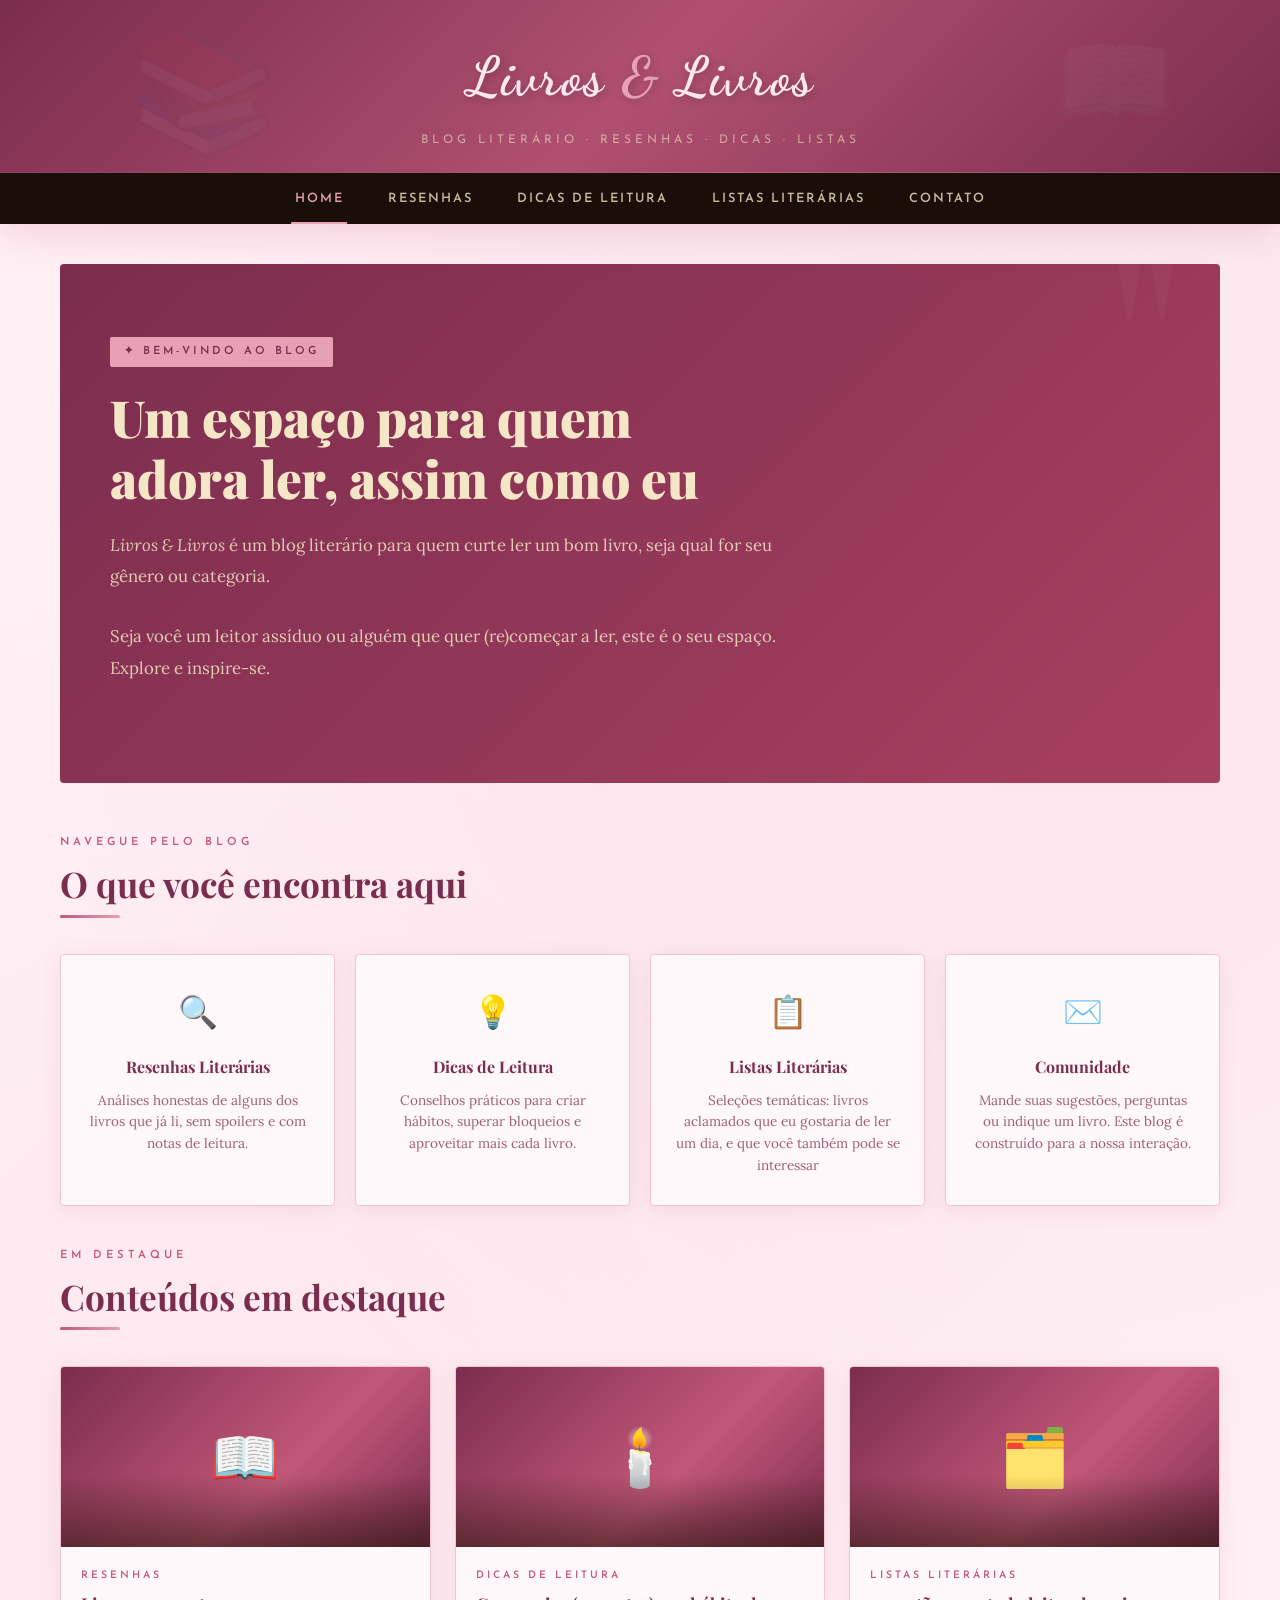
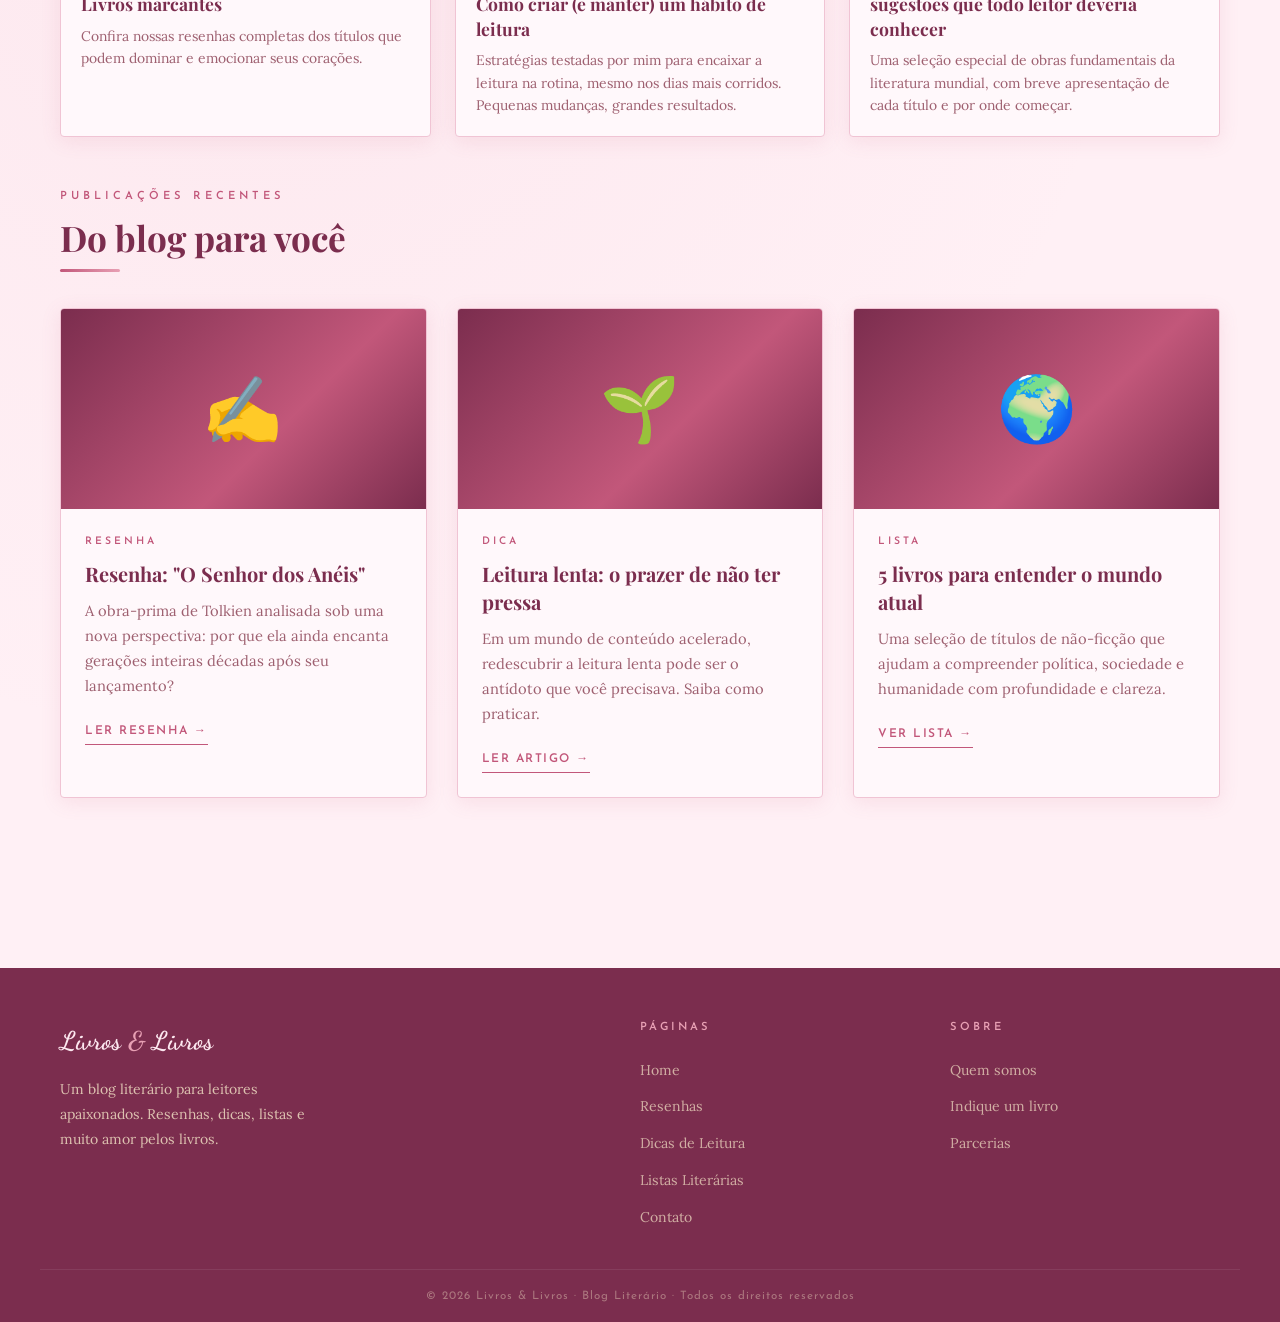
<file: index.html>
<!DOCTYPE html>
<html lang="pt-BR">
<head>
  <meta charset="UTF-8">
  <meta name="viewport" content="width=device-width, initial-scale=1.0">
  <title>Livros & Livros — Blog Literário</title>
  <link rel="stylesheet" href="styles.css">
</head>
<body>

  <header>
    <div class="header-top">
      <div class="site-title">Livros <span>&</span> Livros</div>
      <div class="site-tagline">Blog Literário · Resenhas · Dicas · Listas</div>
    </div>
    <nav>
      <ul>
        <li><a href="index.html" class="ativo">Home</a></li>
        <li><a href="resenhas.html">Resenhas</a></li>
        <li><a href="dicas.html">Dicas de Leitura</a></li>
        <li><a href="listas.html">Listas Literárias</a></li>
        <li><a href="contato.html">Contato</a></li>
      </ul>
    </nav>
  </header>

  <main>

    <!-- HERO -->
    <section class="hero">
      <div class="hero-badge">✦ Bem-vindo ao Blog</div>
      <h1>Um espaço para quem<br>adora ler, assim como eu</h1>
      <p>
        <em>Livros & Livros</em> é um blog literário para quem curte ler um bom livro, seja qual for seu gênero ou categoria. 
      </p>
      <p>
        Seja você um leitor assíduo ou alguém que quer (re)começar a ler, este é o seu espaço.
        Explore e inspire-se.
      </p>
    </section>

    <!-- O QUE VOCÊ ENCONTRA AQUI -->
    <section class="mb-40">
      <div class="section-label">Navegue pelo blog</div>
      <h2 class="section-title">O que você encontra aqui</h2>
      <div class="section-divider"></div>
      <div class="info-cards">
        <div class="info-card">
          <span class="icone">🔍</span>
          <h4>Resenhas Literárias</h4>
          <p>Análises honestas de alguns dos livros que já li, sem spoilers e com notas de leitura.</p>
        </div>
        <div class="info-card">
          <span class="icone">💡</span>
          <h4>Dicas de Leitura</h4>
          <p>Conselhos práticos para criar hábitos, superar bloqueios e aproveitar mais cada livro.</p>
        </div>
        <div class="info-card">
          <span class="icone">📋</span>
          <h4>Listas Literárias</h4>
          <p>Seleções temáticas: livros aclamados que eu gostaria de ler um dia, e que você também pode se interessar</p>
        </div>
        <div class="info-card">
          <span class="icone">✉️</span>
          <h4>Comunidade</h4>
          <p>Mande suas sugestões, perguntas ou indique um livro. Este blog é construído para a nossa interação.</p>
        </div>
      </div>
    </section>

    <!-- DESTAQUES -->
    <section class="mb-40">
      <div class="section-label">Em destaque</div>
      <h2 class="section-title">Conteúdos em destaque</h2>
      <div class="section-divider"></div>

      <div class="destaques-grid">

        <!-- Destaque 1 → Resenhas -->
        <a href="resenhas.html" class="destaque-card">
          <div class="destaque-img">📖</div>
          <div class="destaque-body">
            <span class="card-tag">Resenhas</span>
            <h3>Livros marcantes</h3>
            <p>Confira nossas resenhas completas dos títulos que podem dominar e emocionar seus corações.</p>
          </div>
        </a>

        <!-- Destaque 2 → Dicas -->
        <a href="dicas.html" class="destaque-card">
          <div class="destaque-img">🕯️</div>
          <div class="destaque-body">
            <span class="card-tag">Dicas de Leitura</span>
            <h3>Como criar (e manter) um hábito de leitura</h3>
            <p>Estratégias testadas por mim para encaixar a leitura na rotina, mesmo nos dias mais corridos. Pequenas mudanças, grandes resultados.</p>
          </div>
        </a>

        <!-- Destaque 3 → Listas -->
        <a href="listas.html" class="destaque-card">
          <div class="destaque-img">🗂️</div>
          <div class="destaque-body">
            <span class="card-tag">Listas Literárias</span>
            <h3>sugestões que todo leitor deveria conhecer</h3>
            <p>Uma seleção especial de obras fundamentais da literatura mundial, com breve apresentação de cada título e por onde começar.</p>
          </div>
        </a>

      </div>
    </section>

    <!-- ÚLTIMAS PUBLICAÇÕES -->
    <section>
      <div class="section-label">Publicações recentes</div>
      <h2 class="section-title">Do blog para você</h2>
      <div class="section-divider"></div>
      <div class="cards-grid">

        <div class="card">
          <div class="card-img-placeholder">✍️</div>
          <div class="card-body">
            <div class="card-tag">Resenha</div>
            <h3>Resenha: "O Senhor dos Anéis"</h3>
            <p>A obra-prima de Tolkien analisada sob uma nova perspectiva: por que ela ainda encanta gerações inteiras décadas após seu lançamento?</p>
            <a href="resenhas.html">Ler resenha →</a>
          </div>
        </div>

        <div class="card">
          <div class="card-img-placeholder">🌱</div>
          <div class="card-body">
            <div class="card-tag">Dica</div>
            <h3>Leitura lenta: o prazer de não ter pressa</h3>
            <p>Em um mundo de conteúdo acelerado, redescubrir a leitura lenta pode ser o antídoto que você precisava. Saiba como praticar.</p>
            <a href="dicas.html">Ler artigo →</a>
          </div>
        </div>

        <div class="card">
          <div class="card-img-placeholder">🌍</div>
          <div class="card-body">
            <div class="card-tag">Lista</div>
            <h3>5 livros para entender o mundo atual</h3>
            <p>Uma seleção de títulos de não-ficção que ajudam a compreender política, sociedade e humanidade com profundidade e clareza.</p>
            <a href="listas.html">Ver lista →</a>
          </div>
        </div>

      </div>
    </section>

  </main>

  <footer>
    <div class="footer-content">
      <div class="footer-brand">
        <div class="logo">Livros <span>&</span> Livros</div>
        <p>Um blog literário para leitores apaixonados. Resenhas, dicas, listas e muito amor pelos livros.</p>
      </div>
      <div class="footer-col">
        <h5>Páginas</h5>
        <ul>
          <li><a href="index.html">Home</a></li>
          <li><a href="resenhas.html">Resenhas</a></li>
          <li><a href="dicas.html">Dicas de Leitura</a></li>
          <li><a href="listas.html">Listas Literárias</a></li>
          <li><a href="contato.html">Contato</a></li>
        </ul>
      </div>
      <div class="footer-col">
        <h5>Sobre</h5>
        <ul>
          <li><a href="contato.html">Quem somos</a></li>
          <li><a href="contato.html">Indique um livro</a></li>
          <li><a href="contato.html">Parcerias</a></li>
        </ul>
      </div>
    </div>
    <div class="footer-bottom">
      © 2026 Livros & Livros · Blog Literário · Todos os direitos reservados
    </div>
  </footer>

</body>
</html>
</file>
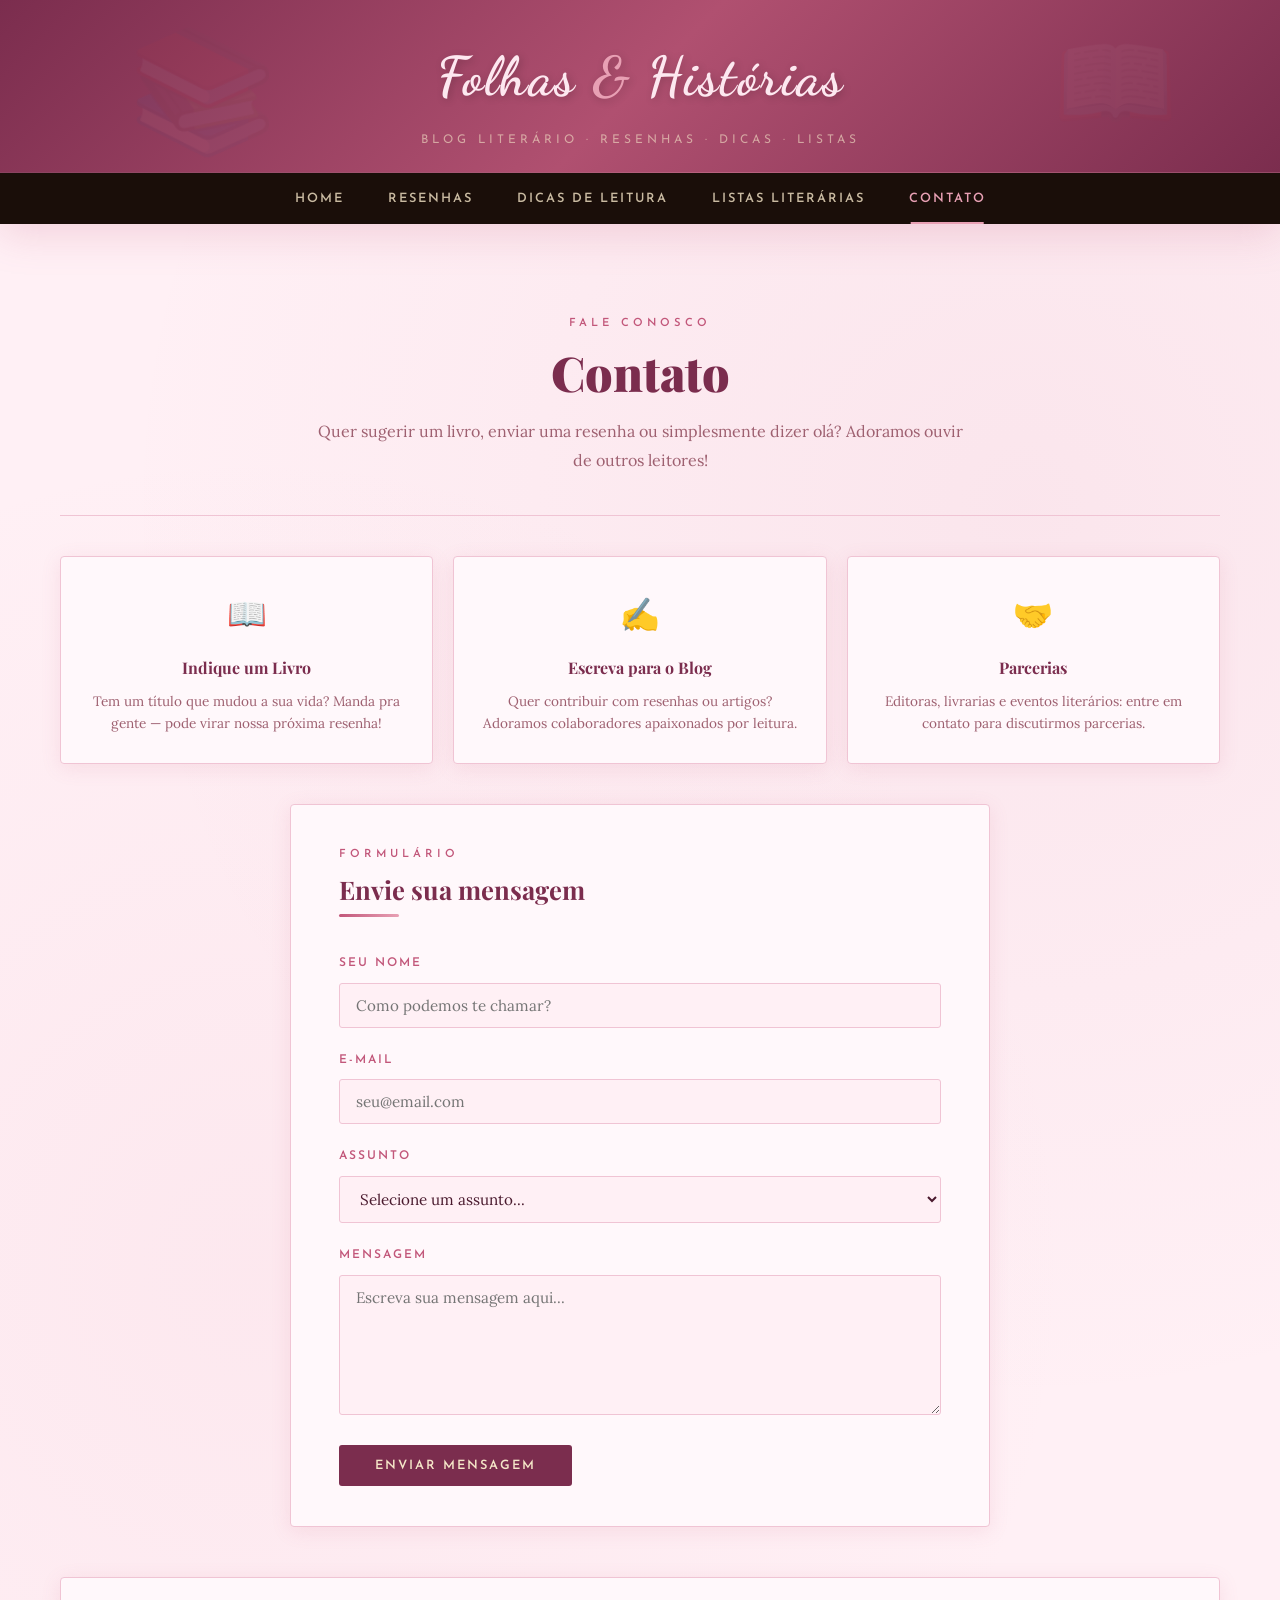
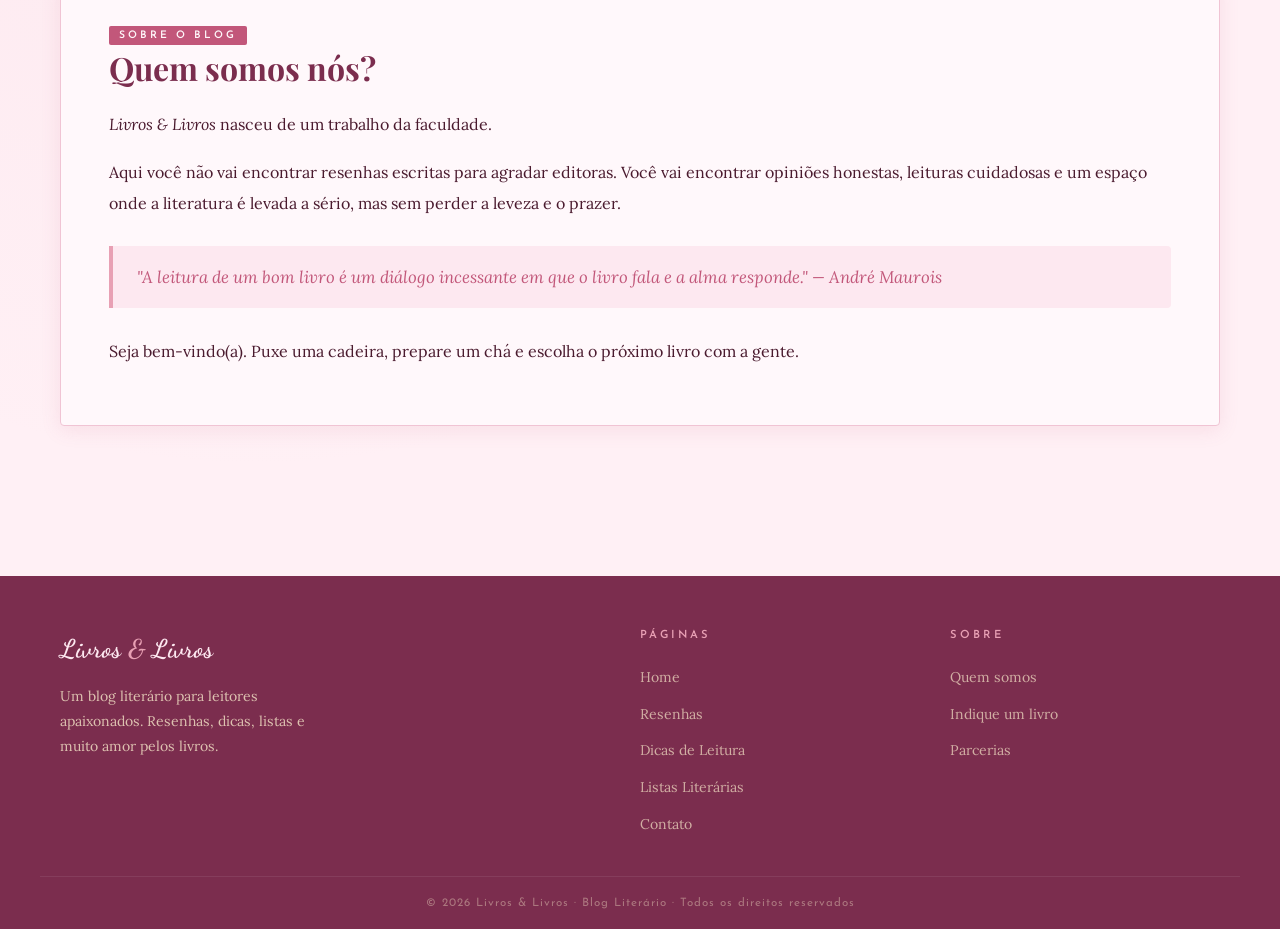
<file: contato.html>
<!DOCTYPE html>
<html lang="pt-BR">
<head>
  <meta charset="UTF-8">
  <meta name="viewport" content="width=device-width, initial-scale=1.0">
  <title>Contato — Livros & Livros</title>
  <link rel="stylesheet" href="styles.css">
</head>
<body>

  <header>
    <div class="header-top">
      <div class="site-title">Folhas <span>&</span> Histórias</div>
      <div class="site-tagline">Blog Literário · Resenhas · Dicas · Listas</div>
    </div>
    <nav>
      <ul>
        <li><a href="index.html">Home</a></li>
        <li><a href="resenhas.html">Resenhas</a></li>
        <li><a href="dicas.html">Dicas de Leitura</a></li>
        <li><a href="listas.html">Listas Literárias</a></li>
        <li><a href="contato.html" class="ativo">Contato</a></li>
      </ul>
    </nav>
  </header>

  <main>

    <div class="page-header">
      <span class="section-label">Fale conosco</span>
      <h1>Contato</h1>
      <p>Quer sugerir um livro, enviar uma resenha ou simplesmente dizer olá? Adoramos ouvir de outros leitores!</p>
    </div>

    <!-- INFO CARDS -->
    <div class="info-cards mb-40">
      <div class="info-card">
        <span class="icone">📖</span>
        <h4>Indique um Livro</h4>
        <p>Tem um título que mudou a sua vida? Manda pra gente — pode virar nossa próxima resenha!</p>
      </div>
      <div class="info-card">
        <span class="icone">✍️</span>
        <h4>Escreva para o Blog</h4>
        <p>Quer contribuir com resenhas ou artigos? Adoramos colaboradores apaixonados por leitura.</p>
      </div>
      <div class="info-card">
        <span class="icone">🤝</span>
        <h4>Parcerias</h4>
        <p>Editoras, livrarias e eventos literários: entre em contato para discutirmos parcerias.</p>
      </div>
    </div>

    <!-- FORMULÁRIO -->
    <div class="contato-form">
      <div class="section-label">Formulário</div>
      <h2 class="section-title" style="font-size:1.6rem;">Envie sua mensagem</h2>
      <div class="section-divider"></div>

      <div class="form-group">
        <label for="nome">Seu nome</label>
        <input type="text" id="nome" name="nome" placeholder="Como podemos te chamar?">
      </div>

      <div class="form-group">
        <label for="email">E-mail</label>
        <input type="email" id="email" name="email" placeholder="seu@email.com">
      </div>

      <div class="form-group">
        <label for="assunto">Assunto</label>
        <select id="assunto" name="assunto">
          <option value="">Selecione um assunto...</option>
          <option value="sugestao">Sugestão de livro</option>
          <option value="resenha">Quero escrever uma resenha</option>
          <option value="parceria">Parceria comercial</option>
          <option value="elogio">Elogio / Feedback</option>
          <option value="outro">Outro assunto</option>
        </select>
      </div>

      <div class="form-group">
        <label for="mensagem">Mensagem</label>
        <textarea id="mensagem" name="mensagem" placeholder="Escreva sua mensagem aqui..."></textarea>
      </div>

      <button type="button" class="btn">Enviar mensagem</button>
    </div>

    <!-- SOBRE O BLOG -->
    <div class="artigo" style="margin-top: 50px;">
      <span class="artigo-tag">Sobre o Blog</span>
      <h2>Quem somos nós?</h2>

      <p>
        <em>Livros & Livros</em> nasceu de um trabalho da faculdade.
      </p>

      <p>
        Aqui você não vai encontrar resenhas escritas para agradar editoras. Você vai encontrar 
        opiniões honestas, leituras cuidadosas e um espaço onde a literatura é levada a sério, 
        mas sem perder a leveza e o prazer.
      </p>

      <blockquote>
        "A leitura de um bom livro é um diálogo incessante em que o livro fala e a alma responde."
        — André Maurois
      </blockquote>

      <p>
        Seja bem-vindo(a). Puxe uma cadeira, prepare um chá e escolha o próximo livro com a gente.
      </p>
    </div>

  </main>

  <footer>
    <div class="footer-content">
      <div class="footer-brand">
        <div class="logo">Livros <span>&</span> Livros</div>
        <p>Um blog literário para leitores apaixonados. Resenhas, dicas, listas e muito amor pelos livros.</p>
      </div>
      <div class="footer-col">
        <h5>Páginas</h5>
        <ul>
          <li><a href="index.html">Home</a></li>
          <li><a href="resenhas.html">Resenhas</a></li>
          <li><a href="dicas.html">Dicas de Leitura</a></li>
          <li><a href="listas.html">Listas Literárias</a></li>
          <li><a href="contato.html">Contato</a></li>
        </ul>
      </div>
      <div class="footer-col">
        <h5>Sobre</h5>
        <ul>
          <li><a href="contato.html">Quem somos</a></li>
          <li><a href="contato.html">Indique um livro</a></li>
          <li><a href="contato.html">Parcerias</a></li>
        </ul>
      </div>
    </div>
    <div class="footer-bottom">
      © 2026 Livros & Livros · Blog Literário · Todos os direitos reservados
    </div>
  </footer>

</body>
</html>
</file>
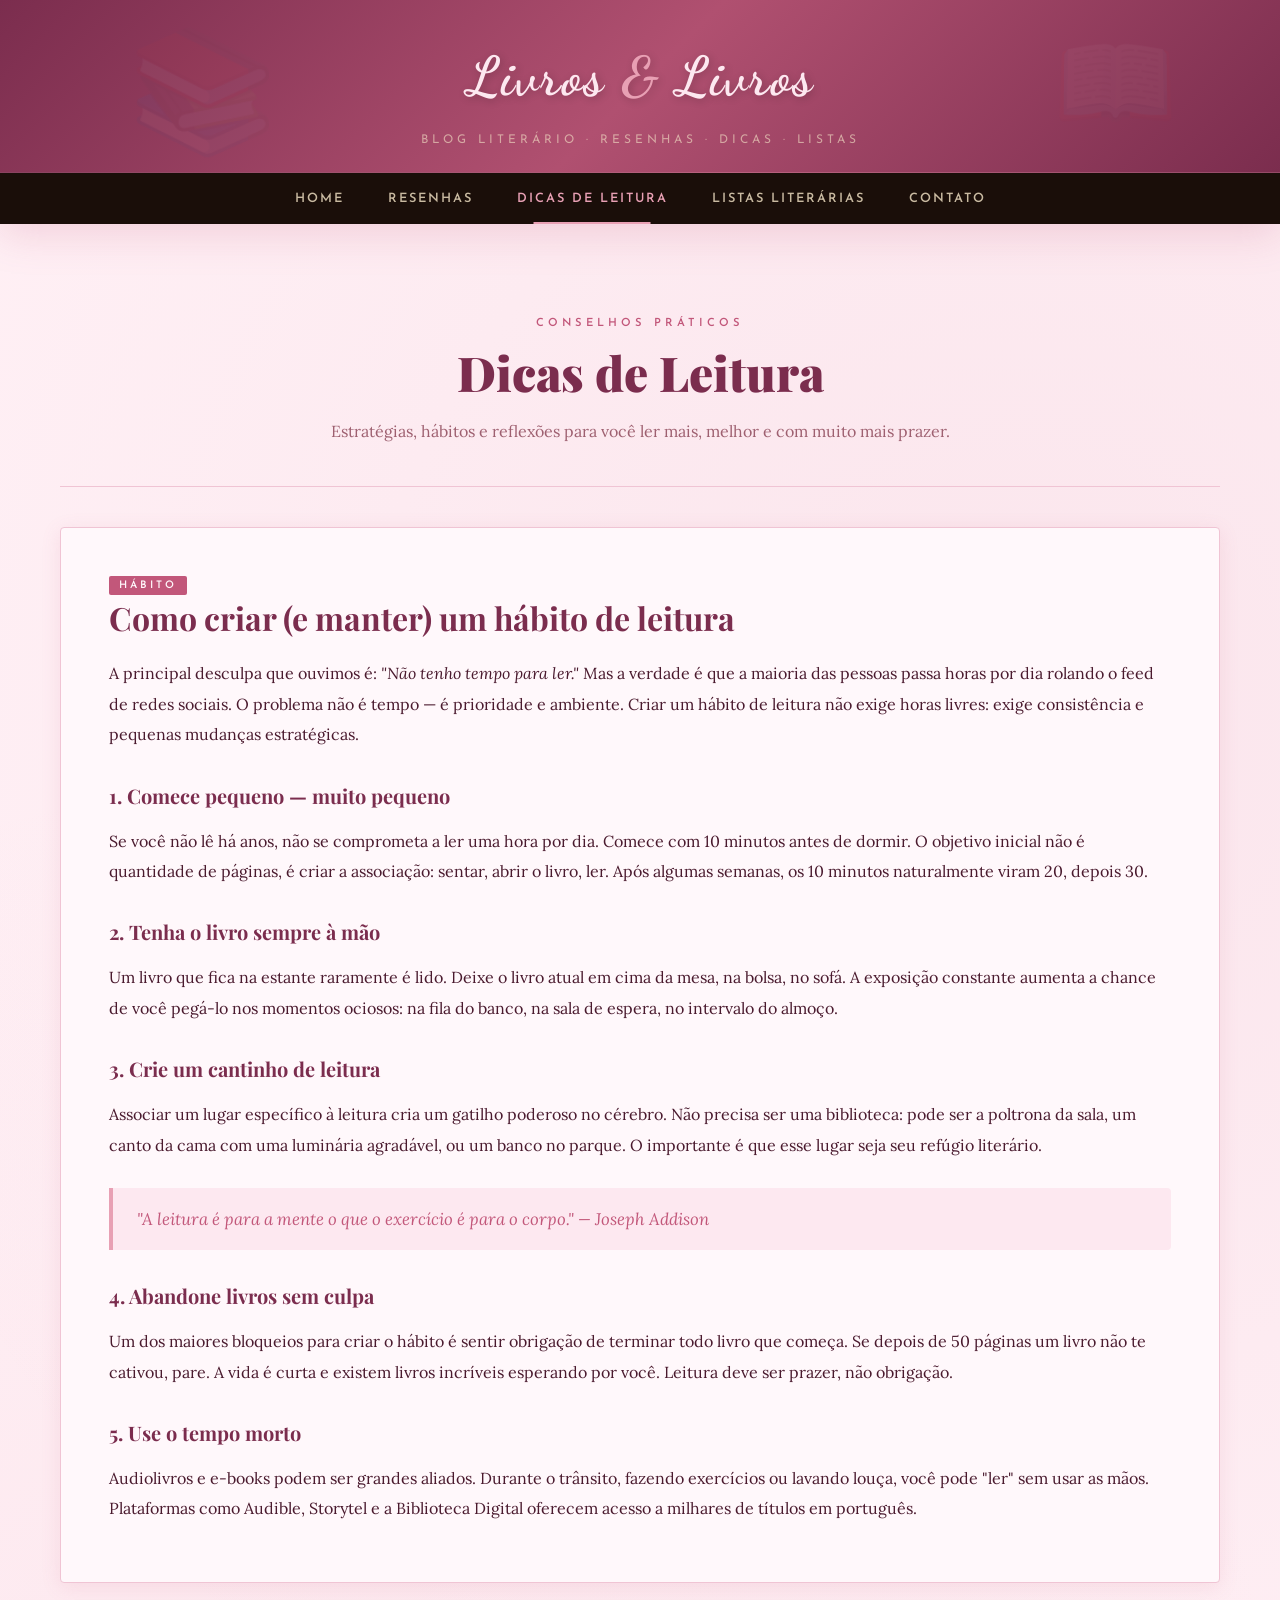
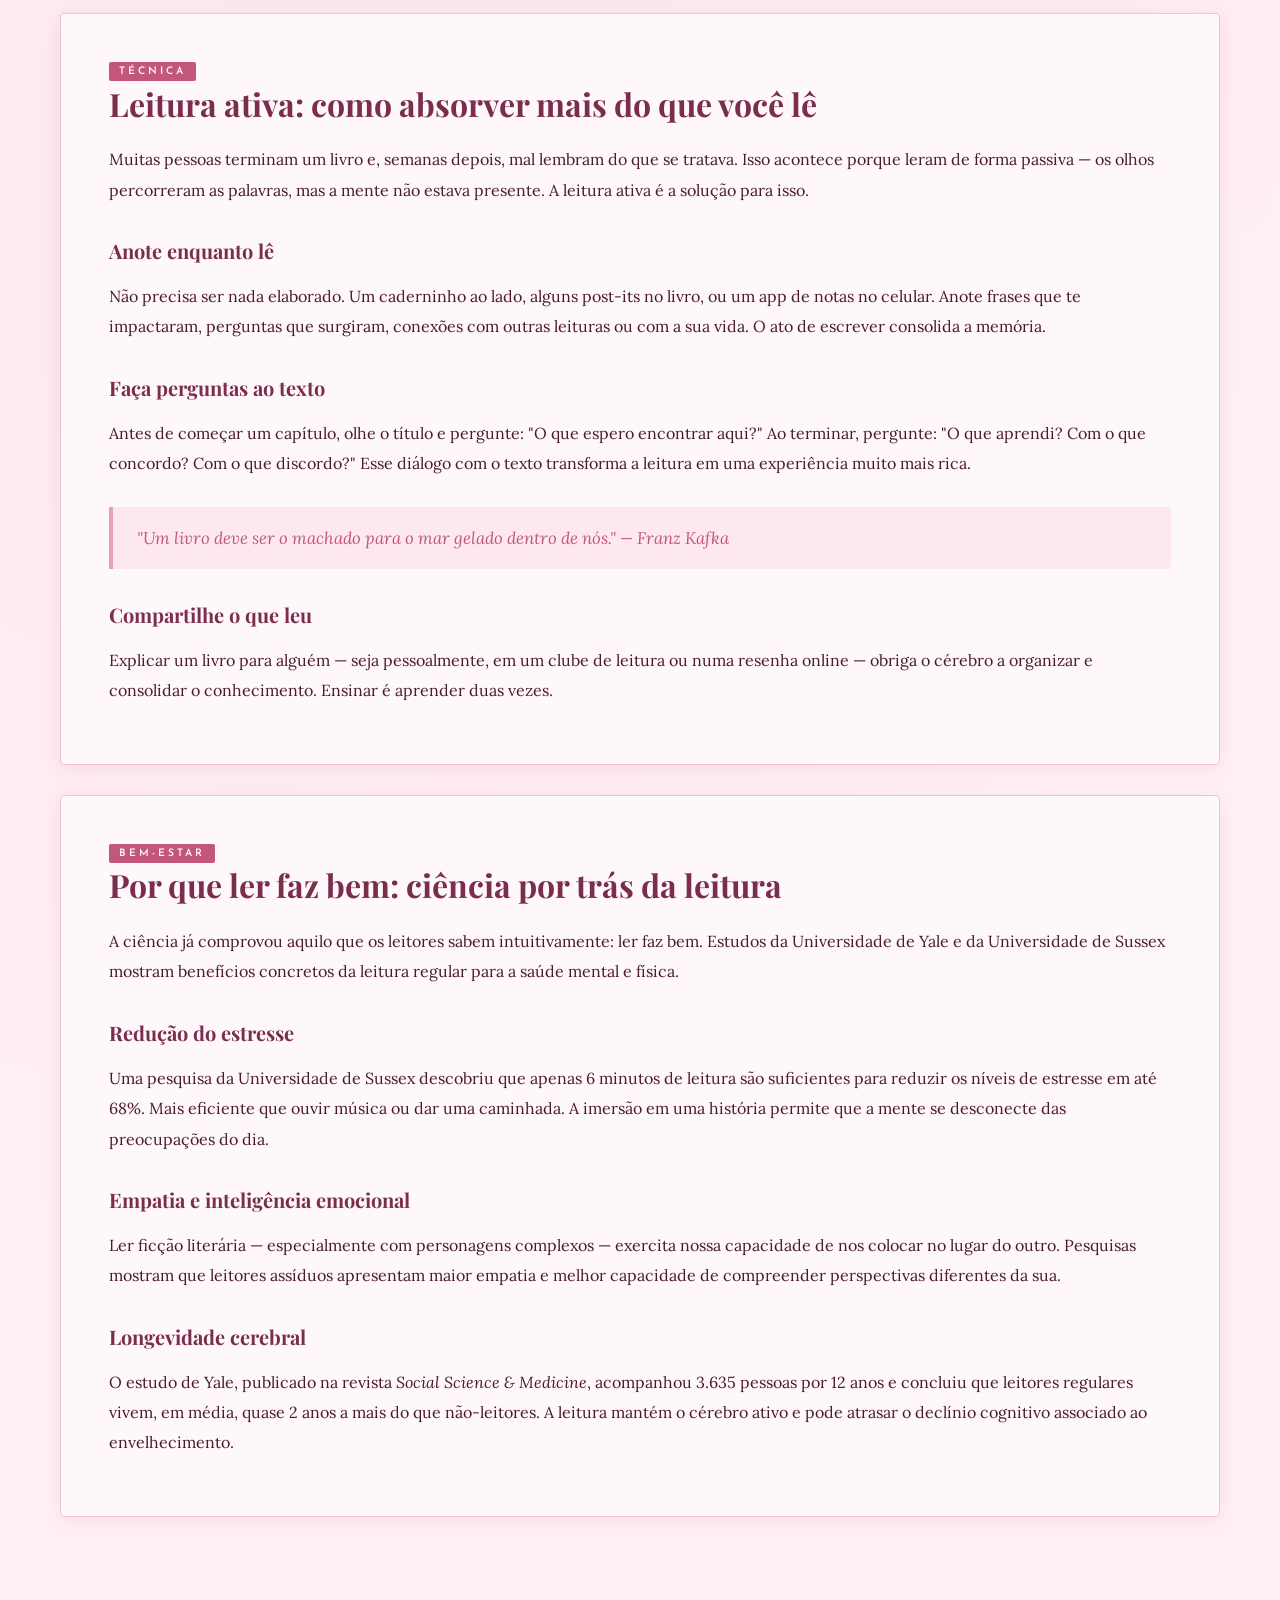
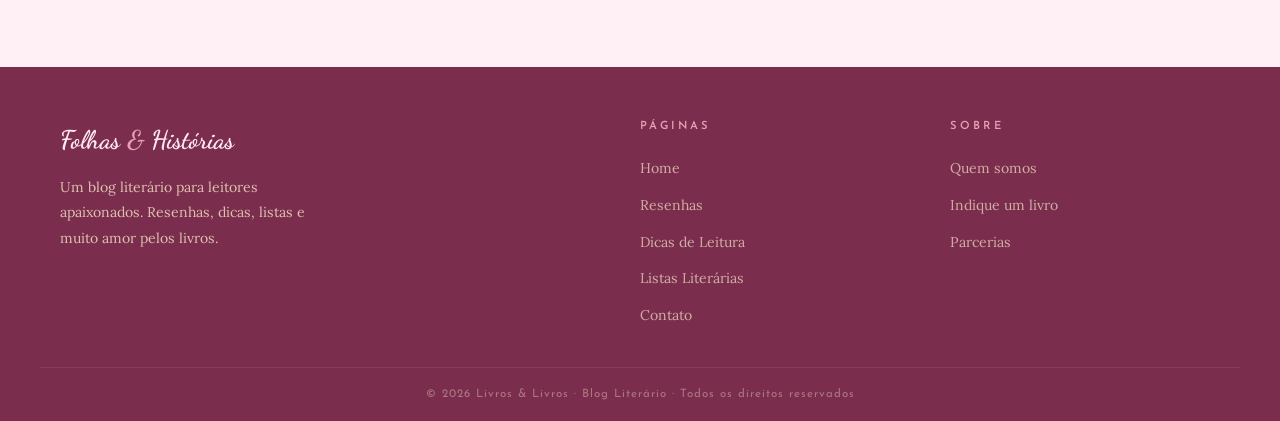
<file: dicas.html>
<!DOCTYPE html>
<html lang="pt-BR">
<head>
  <meta charset="UTF-8">
  <meta name="viewport" content="width=device-width, initial-scale=1.0">
  <title>Dicas de Leitura — Livros & Livros</title>
  <link rel="stylesheet" href="styles.css">
</head>
<body>

  <header>
    <div class="header-top">
      <div class="site-title">Livros <span>&</span> Livros</div>
      <div class="site-tagline">Blog Literário · Resenhas · Dicas · Listas</div>
    </div>
    <nav>
      <ul>
        <li><a href="index.html">Home</a></li>
        <li><a href="resenhas.html">Resenhas</a></li>
        <li><a href="dicas.html" class="ativo">Dicas de Leitura</a></li>
        <li><a href="listas.html">Listas Literárias</a></li>
        <li><a href="contato.html">Contato</a></li>
      </ul>
    </nav>
  </header>

  <main>

    <div class="page-header">
      <span class="section-label">Conselhos práticos</span>
      <h1>Dicas de Leitura</h1>
      <p>Estratégias, hábitos e reflexões para você ler mais, melhor e com muito mais prazer.</p>
    </div>

    <!-- ARTIGO 1 -->
    <div class="artigo">
      <span class="artigo-tag">Hábito</span>
      <h2>Como criar (e manter) um hábito de leitura</h2>

      <p>
        A principal desculpa que ouvimos é: <em>"Não tenho tempo para ler."</em> Mas a verdade é que 
        a maioria das pessoas passa horas por dia rolando o feed de redes sociais. O problema não é 
        tempo — é prioridade e ambiente. Criar um hábito de leitura não exige horas livres: exige 
        consistência e pequenas mudanças estratégicas.
      </p>

      <h3>1. Comece pequeno — muito pequeno</h3>
      <p>
        Se você não lê há anos, não se comprometa a ler uma hora por dia. Comece com 10 minutos antes 
        de dormir. O objetivo inicial não é quantidade de páginas, é criar a associação: sentar, abrir 
        o livro, ler. Após algumas semanas, os 10 minutos naturalmente viram 20, depois 30.
      </p>

      <h3>2. Tenha o livro sempre à mão</h3>
      <p>
        Um livro que fica na estante raramente é lido. Deixe o livro atual em cima da mesa, na bolsa, 
        no sofá. A exposição constante aumenta a chance de você pegá-lo nos momentos ociosos: 
        na fila do banco, na sala de espera, no intervalo do almoço.
      </p>

      <h3>3. Crie um cantinho de leitura</h3>
      <p>
        Associar um lugar específico à leitura cria um gatilho poderoso no cérebro. Não precisa ser 
        uma biblioteca: pode ser a poltrona da sala, um canto da cama com uma luminária agradável, 
        ou um banco no parque. O importante é que esse lugar seja seu refúgio literário.
      </p>

      <blockquote>
        "A leitura é para a mente o que o exercício é para o corpo." — Joseph Addison
      </blockquote>

      <h3>4. Abandone livros sem culpa</h3>
      <p>
        Um dos maiores bloqueios para criar o hábito é sentir obrigação de terminar todo livro que 
        começa. Se depois de 50 páginas um livro não te cativou, pare. A vida é curta e existem 
        livros incríveis esperando por você. Leitura deve ser prazer, não obrigação.
      </p>

      <h3>5. Use o tempo morto</h3>
      <p>
        Audiolivros e e-books podem ser grandes aliados. Durante o trânsito, fazendo exercícios 
        ou lavando louça, você pode "ler" sem usar as mãos. Plataformas como Audible, Storytel 
        e a Biblioteca Digital oferecem acesso a milhares de títulos em português.
      </p>
    </div>

    <!-- ARTIGO 2 -->
    <div class="artigo">
      <span class="artigo-tag">Técnica</span>
      <h2>Leitura ativa: como absorver mais do que você lê</h2>

      <p>
        Muitas pessoas terminam um livro e, semanas depois, mal lembram do que se tratava. 
        Isso acontece porque leram de forma passiva — os olhos percorreram as palavras, 
        mas a mente não estava presente. A leitura ativa é a solução para isso.
      </p>

      <h3>Anote enquanto lê</h3>
      <p>
        Não precisa ser nada elaborado. Um caderninho ao lado, alguns post-its no livro, 
        ou um app de notas no celular. Anote frases que te impactaram, perguntas que 
        surgiram, conexões com outras leituras ou com a sua vida. O ato de escrever 
        consolida a memória.
      </p>

      <h3>Faça perguntas ao texto</h3>
      <p>
        Antes de começar um capítulo, olhe o título e pergunte: "O que espero encontrar aqui?" 
        Ao terminar, pergunte: "O que aprendi? Com o que concordo? Com o que discordo?" 
        Esse diálogo com o texto transforma a leitura em uma experiência muito mais rica.
      </p>

      <blockquote>
        "Um livro deve ser o machado para o mar gelado dentro de nós." — Franz Kafka
      </blockquote>

      <h3>Compartilhe o que leu</h3>
      <p>
        Explicar um livro para alguém — seja pessoalmente, em um clube de leitura ou numa 
        resenha online — obriga o cérebro a organizar e consolidar o conhecimento. 
        Ensinar é aprender duas vezes.
      </p>
    </div>

    <!-- ARTIGO 3 -->
    <div class="artigo">
      <span class="artigo-tag">Bem-estar</span>
      <h2>Por que ler faz bem: ciência por trás da leitura</h2>

      <p>
        A ciência já comprovou aquilo que os leitores sabem intuitivamente: ler faz bem. 
        Estudos da Universidade de Yale e da Universidade de Sussex mostram benefícios 
        concretos da leitura regular para a saúde mental e física.
      </p>

      <h3>Redução do estresse</h3>
      <p>
        Uma pesquisa da Universidade de Sussex descobriu que apenas 6 minutos de leitura 
        são suficientes para reduzir os níveis de estresse em até 68%. Mais eficiente que 
        ouvir música ou dar uma caminhada. A imersão em uma história permite que a mente 
        se desconecte das preocupações do dia.
      </p>

      <h3>Empatia e inteligência emocional</h3>
      <p>
        Ler ficção literária — especialmente com personagens complexos — exercita nossa 
        capacidade de nos colocar no lugar do outro. Pesquisas mostram que leitores assíduos 
        apresentam maior empatia e melhor capacidade de compreender perspectivas diferentes da sua.
      </p>

      <h3>Longevidade cerebral</h3>
      <p>
        O estudo de Yale, publicado na revista <em>Social Science & Medicine</em>, acompanhou 
        3.635 pessoas por 12 anos e concluiu que leitores regulares vivem, em média, quase 
        2 anos a mais do que não-leitores. A leitura mantém o cérebro ativo e pode atrasar 
        o declínio cognitivo associado ao envelhecimento.
      </p>
    </div>

  </main>

  <footer>
    <div class="footer-content">
      <div class="footer-brand">
        <div class="logo">Folhas <span>&</span> Histórias</div>
        <p>Um blog literário para leitores apaixonados. Resenhas, dicas, listas e muito amor pelos livros.</p>
      </div>
      <div class="footer-col">
        <h5>Páginas</h5>
        <ul>
          <li><a href="index.html">Home</a></li>
          <li><a href="resenhas.html">Resenhas</a></li>
          <li><a href="dicas.html">Dicas de Leitura</a></li>
          <li><a href="listas.html">Listas Literárias</a></li>
          <li><a href="contato.html">Contato</a></li>
        </ul>
      </div>
      <div class="footer-col">
        <h5>Sobre</h5>
        <ul>
          <li><a href="contato.html">Quem somos</a></li>
          <li><a href="contato.html">Indique um livro</a></li>
          <li><a href="contato.html">Parcerias</a></li>
        </ul>
      </div>
    </div>
    <div class="footer-bottom">
      © 2026 Livros & Livros · Blog Literário · Todos os direitos reservados
    </div>
  </footer>

</body>
</html>
</file>
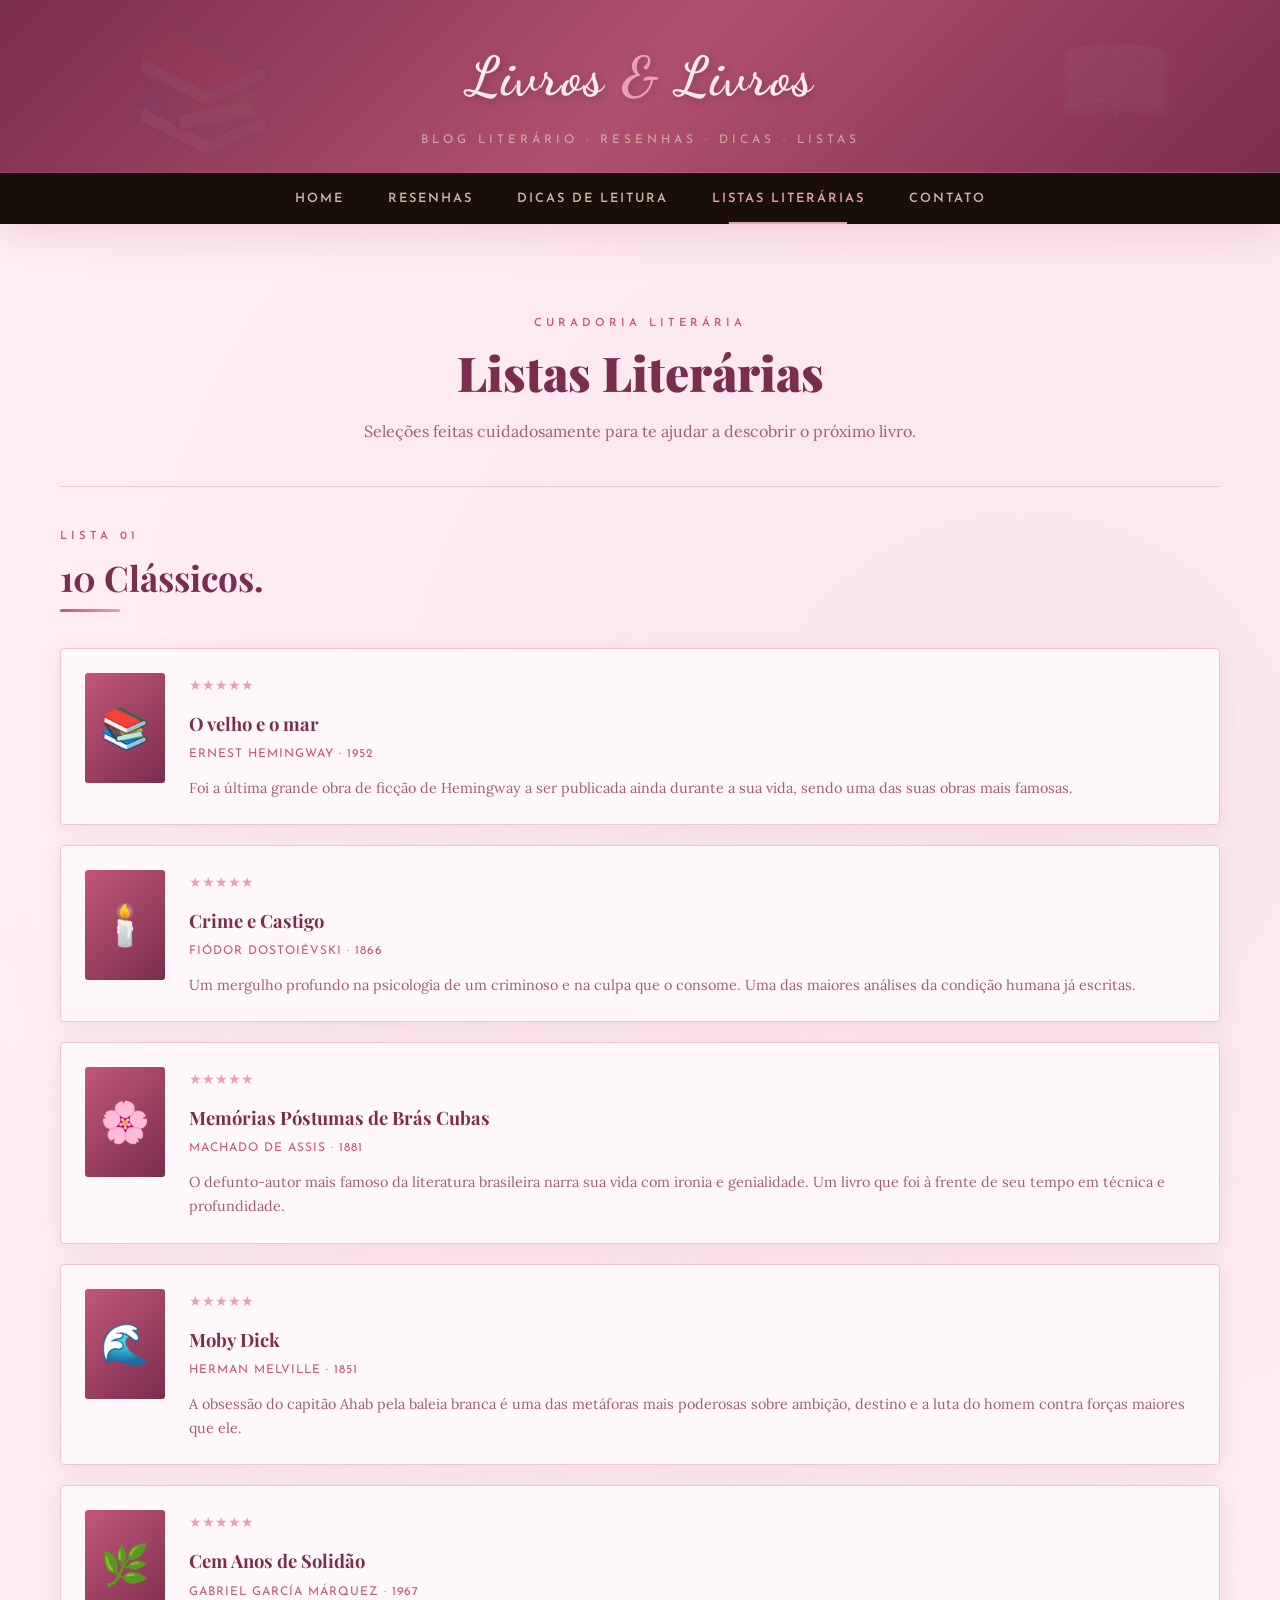
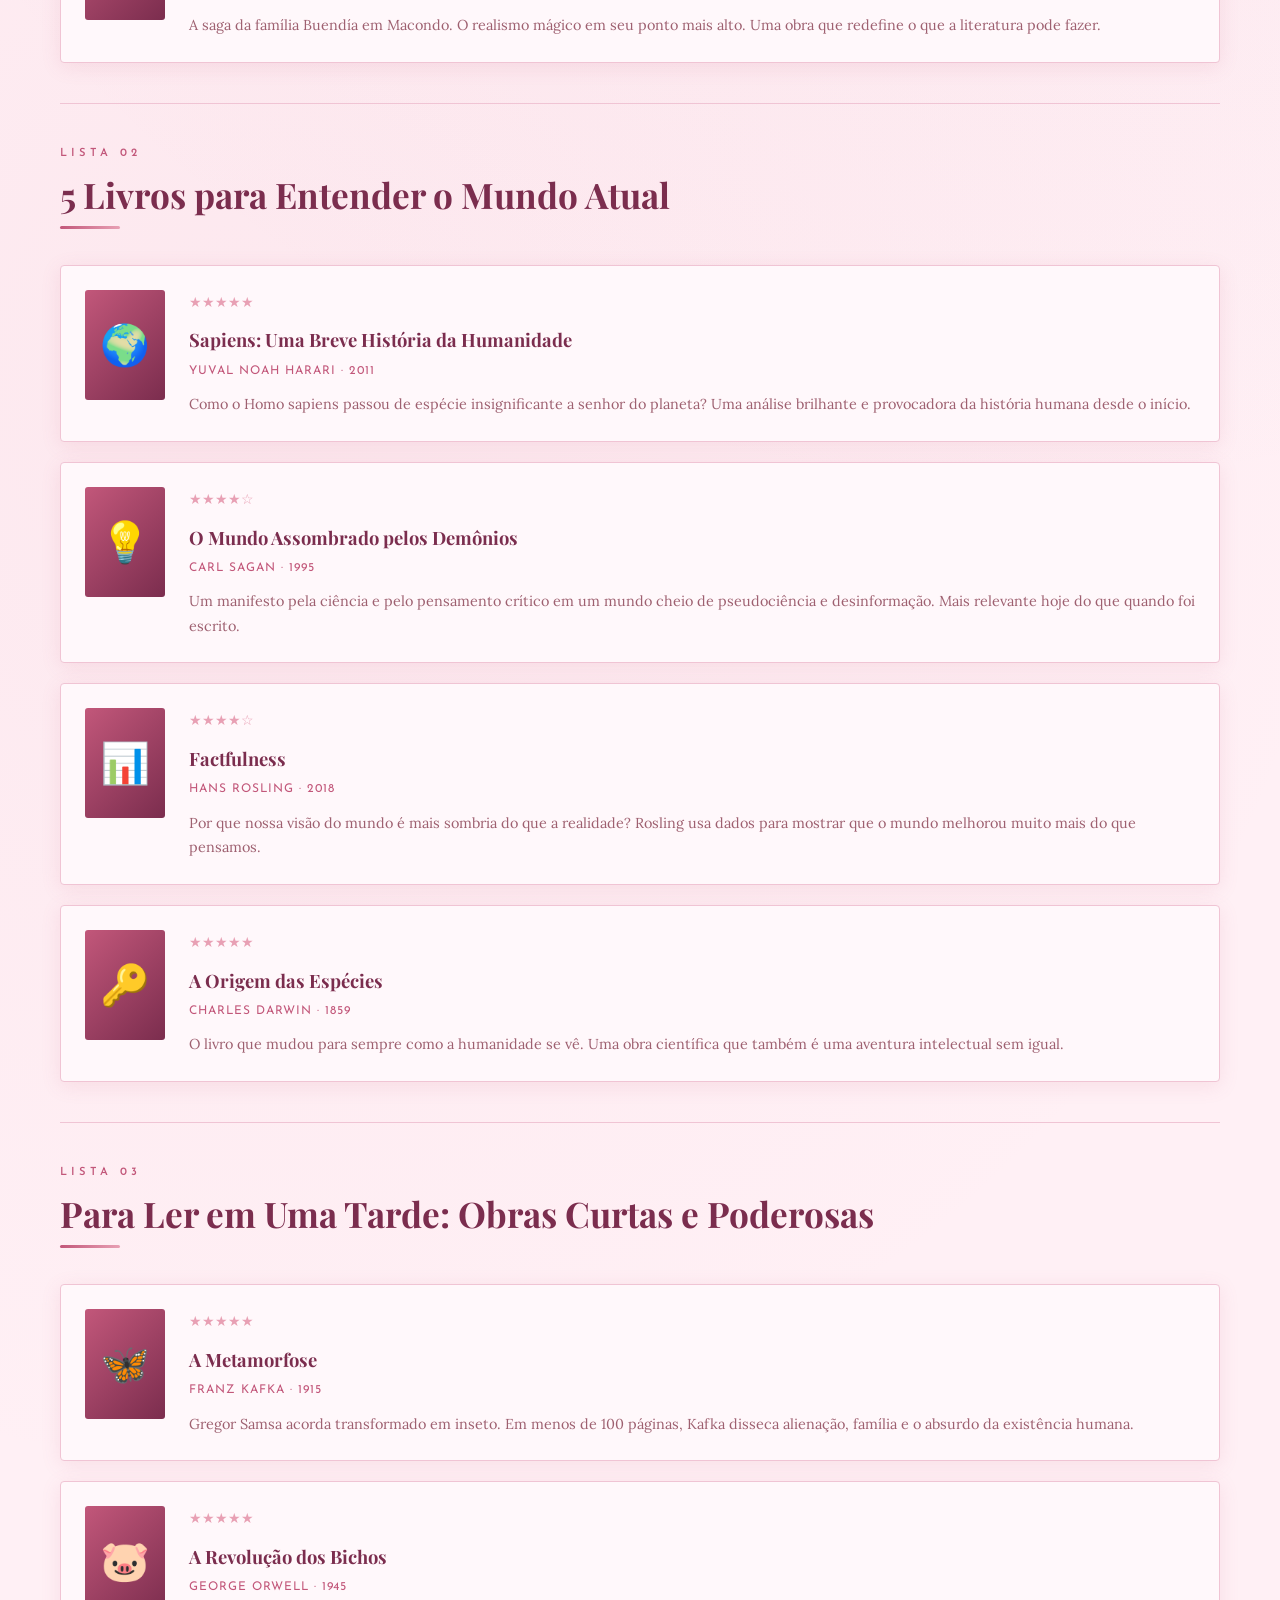
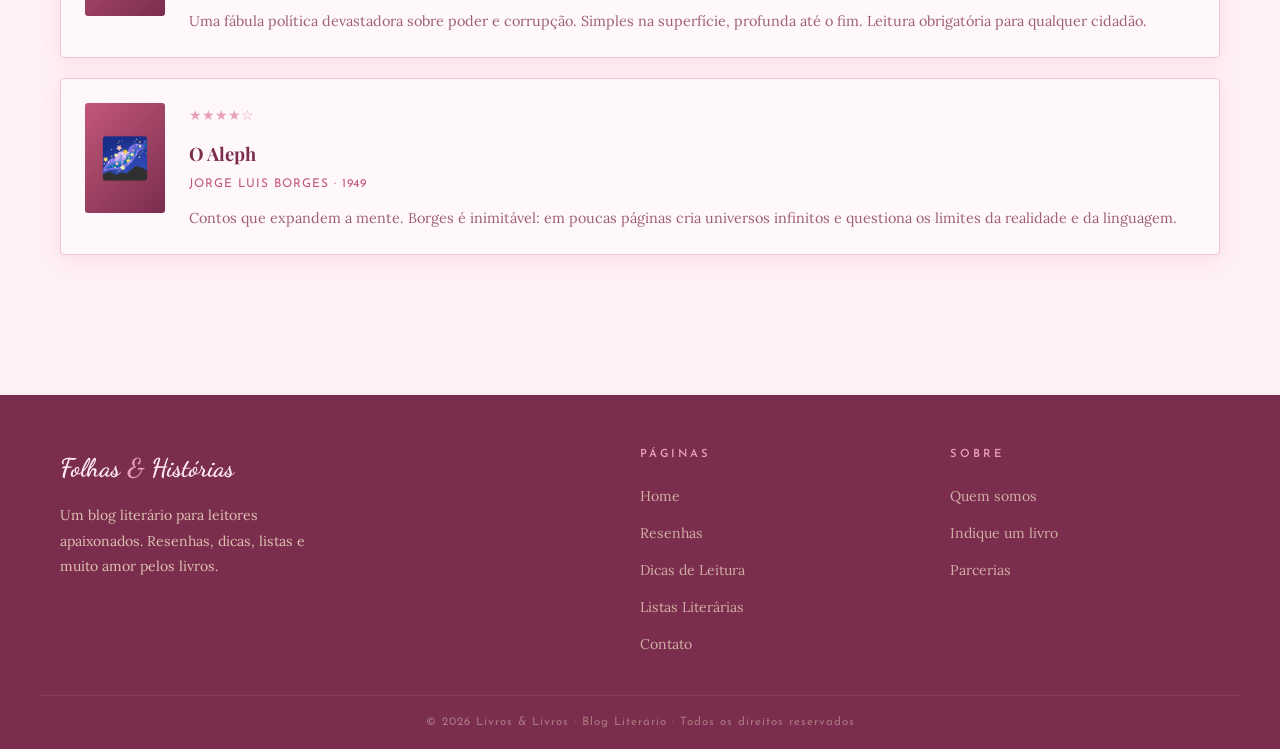
<file: listas.html>
<!DOCTYPE html>
<html lang="pt-BR">
<head>
  <meta charset="UTF-8">
  <meta name="viewport" content="width=device-width, initial-scale=1.0">
  <title>Listas Literárias — Livros & Livros</title>
  <link rel="stylesheet" href="styles.css">
</head>
<body>

  <header>
    <div class="header-top">
      <div class="site-title">Livros <span>&</span> Livros</div>
      <div class="site-tagline">Blog Literário · Resenhas · Dicas · Listas</div>
    </div>
    <nav>
      <ul>
        <li><a href="index.html">Home</a></li>
        <li><a href="resenhas.html">Resenhas</a></li>
        <li><a href="dicas.html">Dicas de Leitura</a></li>
        <li><a href="listas.html" class="ativo">Listas Literárias</a></li>
        <li><a href="contato.html">Contato</a></li>
      </ul>
    </nav>
  </header>

  <main>

    <div class="page-header">
      <span class="section-label">Curadoria literária</span>
      <h1>Listas Literárias</h1>
      <p>Seleções feitas cuidadosamente para te ajudar a descobrir o próximo livro.</p>
    </div>

    <!-- LISTA 1 -->
    <section class="mb-40">
      <div class="section-label">Lista 01</div>
      <h2 class="section-title">10 Clássicos.</h2>
      <div class="section-divider"></div>

      <div class="livro-item">
        <div class="livro-capa">📚</div>
        <div class="livro-info">
          <div class="stars">★★★★★</div>
          <h3>O velho e o mar</h3>
          <div class="autor">Ernest Hemingway · 1952</div>
          <p>Foi a última grande obra de ficção de Hemingway a ser publicada ainda durante a sua vida, sendo uma das suas obras mais famosas.</p>
        </div>
      </div>

      <div class="livro-item">
        <div class="livro-capa">🕯️</div>
        <div class="livro-info">
          <div class="stars">★★★★★</div>
          <h3>Crime e Castigo</h3>
          <div class="autor">Fiódor Dostoiévski · 1866</div>
          <p>Um mergulho profundo na psicologia de um criminoso e na culpa que o consome. Uma das maiores análises da condição humana já escritas.</p>
        </div>
      </div>

      <div class="livro-item">
        <div class="livro-capa">🌸</div>
        <div class="livro-info">
          <div class="stars">★★★★★</div>
          <h3>Memórias Póstumas de Brás Cubas</h3>
          <div class="autor">Machado de Assis · 1881</div>
          <p>O defunto-autor mais famoso da literatura brasileira narra sua vida com ironia e genialidade. Um livro que foi à frente de seu tempo em técnica e profundidade.</p>
        </div>
      </div>

      <div class="livro-item">
        <div class="livro-capa">🌊</div>
        <div class="livro-info">
          <div class="stars">★★★★★</div>
          <h3>Moby Dick</h3>
          <div class="autor">Herman Melville · 1851</div>
          <p>A obsessão do capitão Ahab pela baleia branca é uma das metáforas mais poderosas sobre ambição, destino e a luta do homem contra forças maiores que ele.</p>
        </div>
      </div>

      <div class="livro-item">
        <div class="livro-capa">🌿</div>
        <div class="livro-info">
          <div class="stars">★★★★★</div>
          <h3>Cem Anos de Solidão</h3>
          <div class="autor">Gabriel García Márquez · 1967</div>
          <p>A saga da família Buendía em Macondo. O realismo mágico em seu ponto mais alto. Uma obra que redefine o que a literatura pode fazer.</p>
        </div>
      </div>
    </section>

    <hr class="separador">

    <!-- LISTA 2 -->
    <section class="mb-40">
      <div class="section-label">Lista 02</div>
      <h2 class="section-title">5 Livros para Entender o Mundo Atual</h2>
      <div class="section-divider"></div>

      <div class="livro-item">
        <div class="livro-capa">🌍</div>
        <div class="livro-info">
          <div class="stars">★★★★★</div>
          <h3>Sapiens: Uma Breve História da Humanidade</h3>
          <div class="autor">Yuval Noah Harari · 2011</div>
          <p>Como o Homo sapiens passou de espécie insignificante a senhor do planeta? Uma análise brilhante e provocadora da história humana desde o início.</p>
        </div>
      </div>

      <div class="livro-item">
        <div class="livro-capa">💡</div>
        <div class="livro-info">
          <div class="stars">★★★★☆</div>
          <h3>O Mundo Assombrado pelos Demônios</h3>
          <div class="autor">Carl Sagan · 1995</div>
          <p>Um manifesto pela ciência e pelo pensamento crítico em um mundo cheio de pseudociência e desinformação. Mais relevante hoje do que quando foi escrito.</p>
        </div>
      </div>

      <div class="livro-item">
        <div class="livro-capa">📊</div>
        <div class="livro-info">
          <div class="stars">★★★★☆</div>
          <h3>Factfulness</h3>
          <div class="autor">Hans Rosling · 2018</div>
          <p>Por que nossa visão do mundo é mais sombria do que a realidade? Rosling usa dados para mostrar que o mundo melhorou muito mais do que pensamos.</p>
        </div>
      </div>

      <div class="livro-item">
        <div class="livro-capa">🔑</div>
        <div class="livro-info">
          <div class="stars">★★★★★</div>
          <h3>A Origem das Espécies</h3>
          <div class="autor">Charles Darwin · 1859</div>
          <p>O livro que mudou para sempre como a humanidade se vê. Uma obra científica que também é uma aventura intelectual sem igual.</p>
        </div>
      </div>
    </section>

    <hr class="separador">

    <!-- LISTA 3 -->
    <section>
      <div class="section-label">Lista 03</div>
      <h2 class="section-title">Para Ler em Uma Tarde: Obras Curtas e Poderosas</h2>
      <div class="section-divider"></div>

      <div class="livro-item">
        <div class="livro-capa">🦋</div>
        <div class="livro-info">
          <div class="stars">★★★★★</div>
          <h3>A Metamorfose</h3>
          <div class="autor">Franz Kafka · 1915</div>
          <p>Gregor Samsa acorda transformado em inseto. Em menos de 100 páginas, Kafka disseca alienação, família e o absurdo da existência humana.</p>
        </div>
      </div>

      <div class="livro-item">
        <div class="livro-capa">🐷</div>
        <div class="livro-info">
          <div class="stars">★★★★★</div>
          <h3>A Revolução dos Bichos</h3>
          <div class="autor">George Orwell · 1945</div>
          <p>Uma fábula política devastadora sobre poder e corrupção. Simples na superfície, profunda até o fim. Leitura obrigatória para qualquer cidadão.</p>
        </div>
      </div>

      <div class="livro-item">
        <div class="livro-capa">🌌</div>
        <div class="livro-info">
          <div class="stars">★★★★☆</div>
          <h3>O Aleph</h3>
          <div class="autor">Jorge Luis Borges · 1949</div>
          <p>Contos que expandem a mente. Borges é inimitável: em poucas páginas cria universos infinitos e questiona os limites da realidade e da linguagem.</p>
        </div>
      </div>
    </section>

  </main>

  <footer>
    <div class="footer-content">
      <div class="footer-brand">
        <div class="logo">Folhas <span>&</span> Histórias</div>
        <p>Um blog literário para leitores apaixonados. Resenhas, dicas, listas e muito amor pelos livros.</p>
      </div>
      <div class="footer-col">
        <h5>Páginas</h5>
        <ul>
          <li><a href="index.html">Home</a></li>
          <li><a href="resenhas.html">Resenhas</a></li>
          <li><a href="dicas.html">Dicas de Leitura</a></li>
          <li><a href="listas.html">Listas Literárias</a></li>
          <li><a href="contato.html">Contato</a></li>
        </ul>
      </div>
      <div class="footer-col">
        <h5>Sobre</h5>
        <ul>
          <li><a href="contato.html">Quem somos</a></li>
          <li><a href="contato.html">Indique um livro</a></li>
          <li><a href="contato.html">Parcerias</a></li>
        </ul>
      </div>
    </div>
    <div class="footer-bottom">
      © 2026 Livros & Livros · Blog Literário · Todos os direitos reservados
    </div>
  </footer>

</body>
</html>
</file>
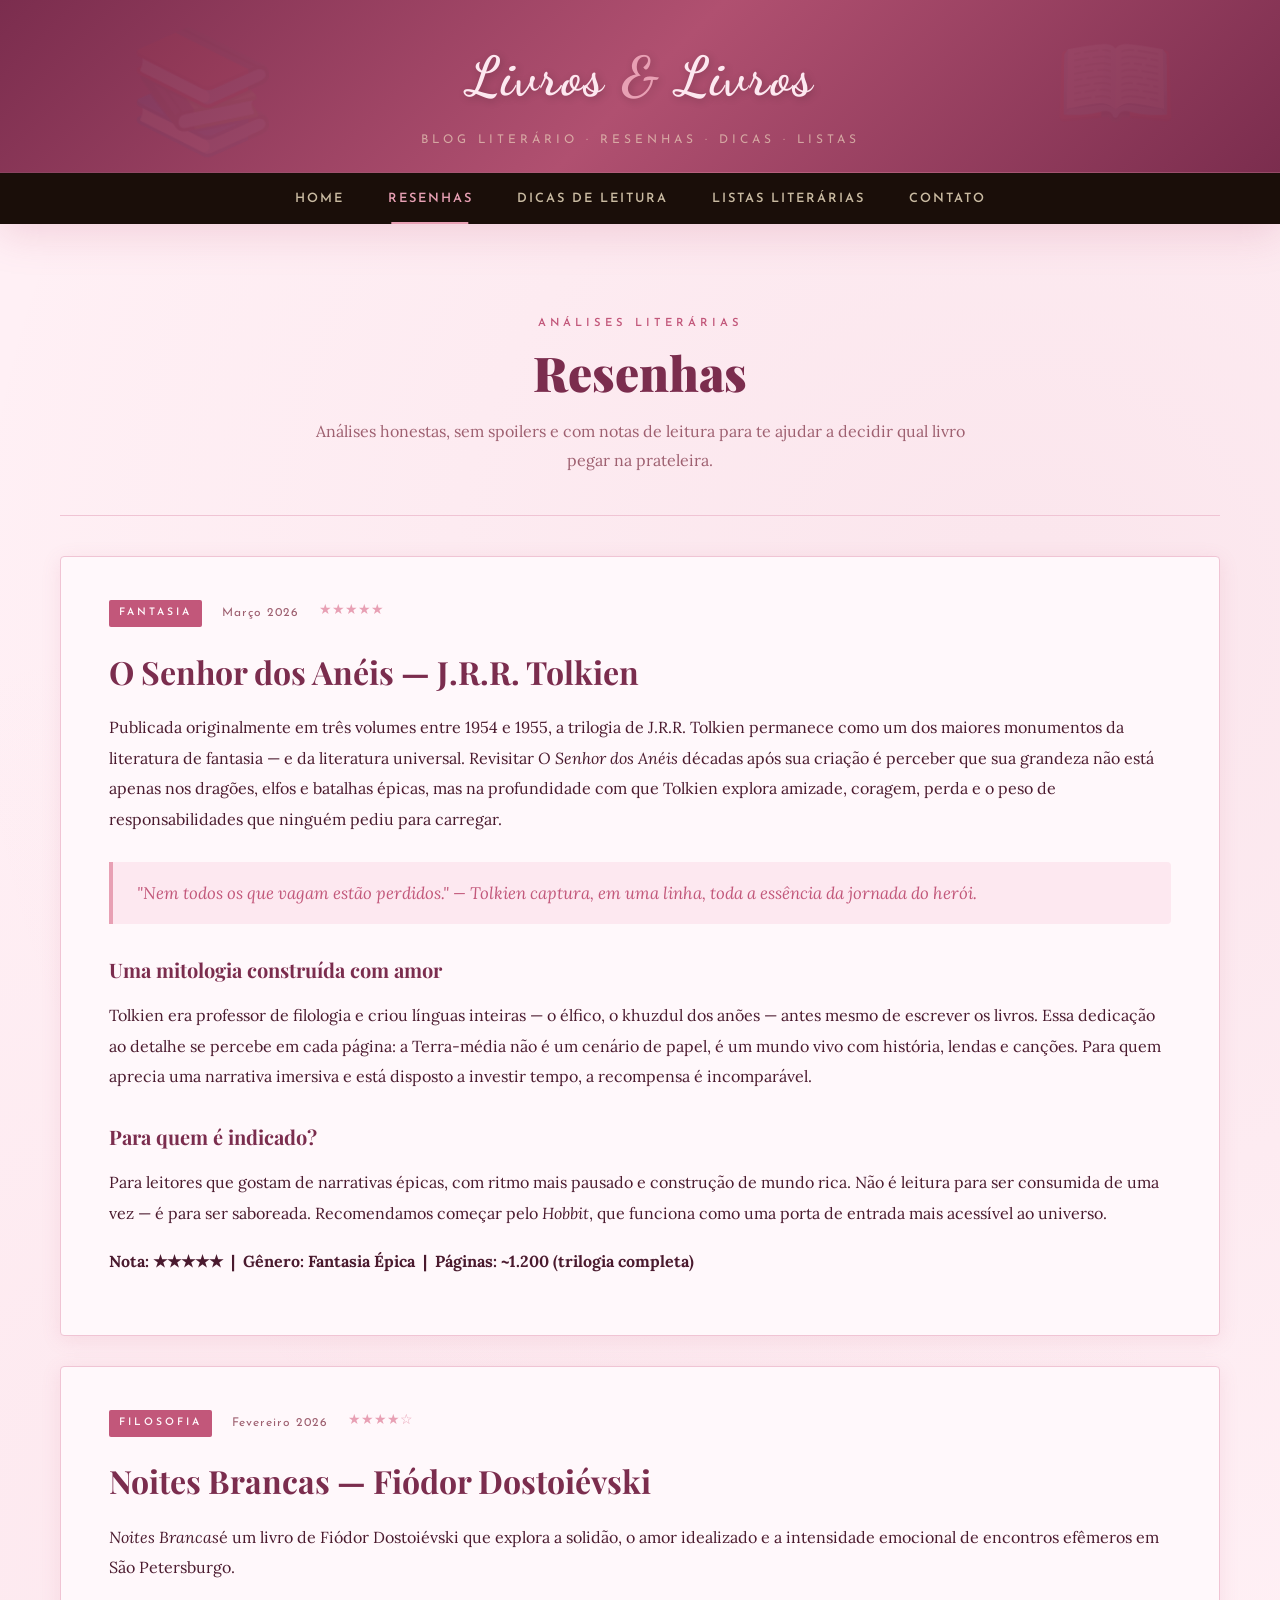
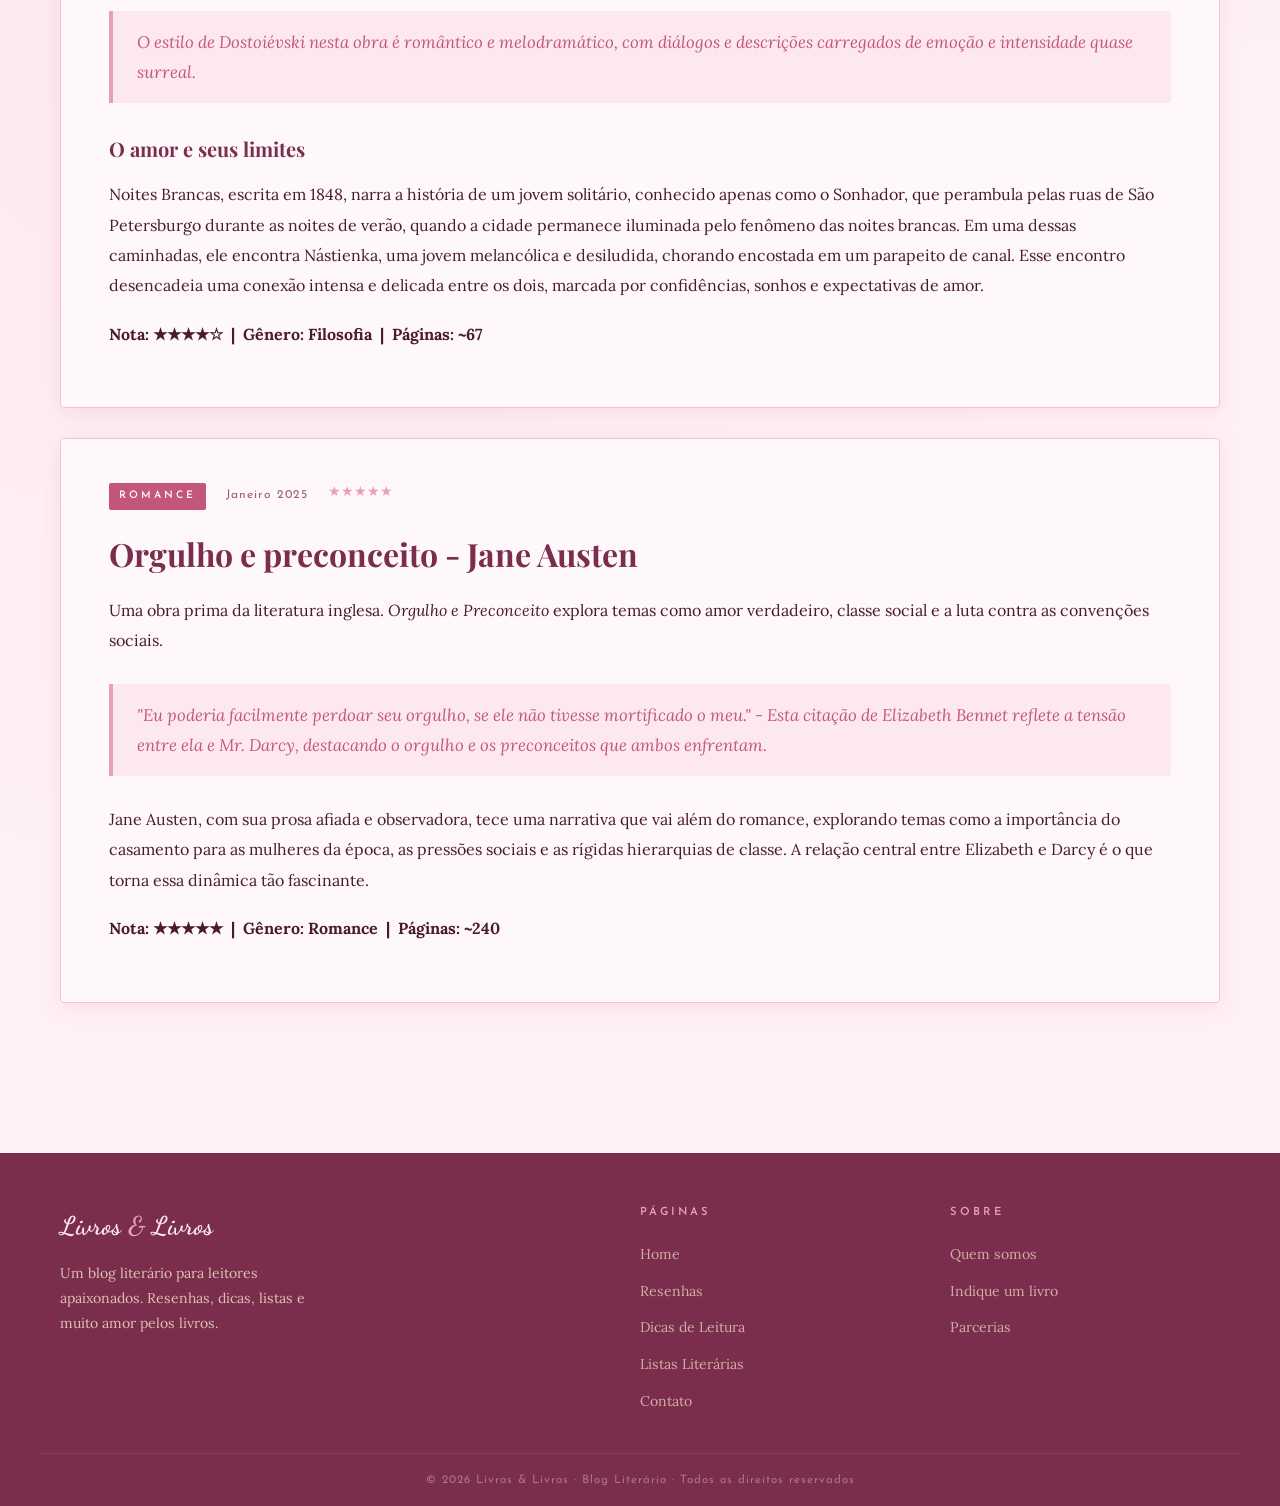
<file: resenhas.html>
<!DOCTYPE html>
<html lang="pt-BR">
<head>
  <meta charset="UTF-8">
  <meta name="viewport" content="width=device-width, initial-scale=1.0">
  <title>Resenhas — Livros & Livros</title>
  <link rel="stylesheet" href="styles.css">
</head>
<body>

  <header>
    <div class="header-top">
      <div class="site-title">Livros <span>&</span> Livros</div>
      <div class="site-tagline">Blog Literário · Resenhas · Dicas · Listas</div>
    </div>
    <nav>
      <ul>
        <li><a href="index.html">Home</a></li>
        <li><a href="resenhas.html" class="ativo">Resenhas</a></li>
        <li><a href="dicas.html">Dicas de Leitura</a></li>
        <li><a href="listas.html">Listas Literárias</a></li>
        <li><a href="contato.html">Contato</a></li>
      </ul>
    </nav>
  </header>

  <main>

    <div class="page-header">
      <span class="section-label">Análises literárias</span>
      <h1>Resenhas</h1>
      <p>Análises honestas, sem spoilers e com notas de leitura para te ajudar a decidir qual livro pegar na prateleira.</p>
    </div>

    <!-- RESENHA 1 -->
    <div class="artigo">
      <div class="artigo-meta">
        <span class="artigo-tag">Fantasia</span>
        <span class="artigo-data">Março 2026</span>
        <span class="stars">★★★★★</span>
      </div>
      <h2>O Senhor dos Anéis — J.R.R. Tolkien</h2>

      <p>
        Publicada originalmente em três volumes entre 1954 e 1955, a trilogia de J.R.R. Tolkien permanece como 
        um dos maiores monumentos da literatura de fantasia — e da literatura universal. Revisitar <em>O Senhor dos Anéis</em> 
        décadas após sua criação é perceber que sua grandeza não está apenas nos dragões, elfos e batalhas épicas, 
        mas na profundidade com que Tolkien explora amizade, coragem, perda e o peso de responsabilidades que ninguém pediu para carregar.
      </p>

      <blockquote>
        "Nem todos os que vagam estão perdidos." — Tolkien captura, em uma linha, toda a essência da jornada do herói.
      </blockquote>

      <h3>Uma mitologia construída com amor</h3>
      <p>
        Tolkien era professor de filologia e criou línguas inteiras — o élfico, o khuzdul dos anões — antes mesmo de escrever 
        os livros. Essa dedicação ao detalhe se percebe em cada página: a Terra-média não é um cenário de papel, 
        é um mundo vivo com história, lendas e canções. Para quem aprecia uma narrativa imersiva e está disposto a 
        investir tempo, a recompensa é incomparável.
      </p>

      <h3>Para quem é indicado?</h3>
      <p>
        Para leitores que gostam de narrativas épicas, com ritmo mais pausado e construção de mundo rica. 
        Não é leitura para ser consumida de uma vez — é para ser saboreada. Recomendamos começar pelo 
        <em>Hobbit</em>, que funciona como uma porta de entrada mais acessível ao universo.
      </p>

      <p><strong>Nota: ★★★★★ &nbsp;|&nbsp; Gênero: Fantasia Épica &nbsp;|&nbsp; Páginas: ~1.200 (trilogia completa)</strong></p>
    </div>

    <!-- RESENHA 2 -->
    <div class="artigo">
      <div class="artigo-meta">
        <span class="artigo-tag">Filosofia</span>
        <span class="artigo-data">Fevereiro 2026</span>
        <span class="stars">★★★★☆</span>
      </div>
      <h2>Noites Brancas — Fiódor Dostoiévski</h2>

      <p>
        <em>Noites Brancas</em>é um livro de Fiódor Dostoiévski que explora a solidão, o amor idealizado e a 
        intensidade emocional de encontros efêmeros em São Petersburgo.
      </p>

      <blockquote>
        O estilo de Dostoiévski nesta obra é romântico e melodramático, com diálogos e descrições carregados 
        de emoção e intensidade quase surreal.
      </blockquote>

      <h3>O amor e seus limites</h3>
      <p>
        Noites Brancas, escrita em 1848, narra a história de um jovem solitário, conhecido apenas como o Sonhador, que perambula 
        pelas ruas de São Petersburgo durante as noites de verão, quando a cidade permanece iluminada pelo fenômeno das noites 
        brancas. Em uma dessas caminhadas, ele encontra Nástienka, uma jovem melancólica e desiludida, chorando encostada em 
        um parapeito de canal. Esse encontro desencadeia uma conexão intensa e delicada entre os dois, marcada por 
        confidências, sonhos e expectativas de amor. 
      </p>

      <p><strong>Nota: ★★★★☆ &nbsp;|&nbsp; Gênero: Filosofia &nbsp;|&nbsp; Páginas: ~67</strong></p>
    </div>

    <!-- RESENHA 3 -->
    <div class="artigo">
      <div class="artigo-meta">
        <span class="artigo-tag">Romance</span>
        <span class="artigo-data">Janeiro 2025</span>
        <span class="stars">★★★★★</span>
      </div>
      <h2>Orgulho e preconceito - Jane Austen</h2>

      <p>
        Uma obra prima da literatura inglesa. <em>Orgulho e Preconceito</em> explora temas como amor verdadeiro, classe social 
        e a luta contra as convenções sociais.
      </p>

      <blockquote>
        "Eu poderia facilmente perdoar seu orgulho, se ele não tivesse mortificado o meu." - Esta citação de Elizabeth Bennet 
        reflete a tensão entre ela e Mr. Darcy, destacando o orgulho e os preconceitos que ambos enfrentam.
      </blockquote>

      <p>
       Jane Austen, com sua prosa afiada e observadora, tece uma narrativa que vai além do romance, explorando temas como a 
       importância do casamento para as mulheres da época, as pressões sociais e as rígidas hierarquias de classe.
        A relação central entre Elizabeth e Darcy é o que torna essa dinâmica tão fascinante.
      </p>

      <p><strong>Nota: ★★★★★ &nbsp;|&nbsp; Gênero: Romance &nbsp;|&nbsp; Páginas: ~240</strong></p>
    </div>

  </main>

  <footer>
    <div class="footer-content">
      <div class="footer-brand">
        <div class="logo">Livros <span>&</span> Livros</div>
        <p>Um blog literário para leitores apaixonados. Resenhas, dicas, listas e muito amor pelos livros.</p>
      </div>
      <div class="footer-col">
        <h5>Páginas</h5>
        <ul>
          <li><a href="index.html">Home</a></li>
          <li><a href="resenhas.html">Resenhas</a></li>
          <li><a href="dicas.html">Dicas de Leitura</a></li>
          <li><a href="listas.html">Listas Literárias</a></li>
          <li><a href="contato.html">Contato</a></li>
        </ul>
      </div>
      <div class="footer-col">
        <h5>Sobre</h5>
        <ul>
          <li><a href="contato.html">Quem somos</a></li>
          <li><a href="contato.html">Indique um livro</a></li>
          <li><a href="contato.html">Parcerias</a></li>
        </ul>
      </div>
    </div>
    <div class="footer-bottom">
      © 2026 Livros & Livros · Blog Literário · Todos os direitos reservados
    </div>
  </footer>

</body>
</html>
</file>
<file: styles.css>
@import url('https://fonts.googleapis.com/css2?family=Playfair+Display:ital,wght@0,400;0,700;0,900;1,400;1,700&family=Lora:ital,wght@0,400;0,500;0,600;1,400&family=Josefin+Sans:wght@300;400;600&family=Dancing+Script:wght@600;700&display=swap');

:root {
  --cor-fundo: #fff0f5;
  --cor-papel: #fff8fb;
  --cor-principal: #7b2d4e;
  --cor-acento: #c2577a;
  --cor-acento2: #e8a0b4;
  --cor-texto: #4a1a2e;
  --cor-texto-leve: #9e6070;
  --cor-borda: #f0c4d4;
  --cor-destaque: #fde8f0;
  --sombra: 0 4px 20px rgba(194,87,122,0.12);
  --sombra-forte: 0 8px 40px rgba(194,87,122,0.22);
}

* {
  margin: 0;
  padding: 0;
  box-sizing: border-box;
}

body {
  background-color: var(--cor-fundo);
  color: var(--cor-texto);
  font-family: 'Lora', serif;
  line-height: 1.8;
  background-image: 
    radial-gradient(circle at 20% 50%, rgba(232,160,180,0.10) 0%, transparent 50%),
    radial-gradient(circle at 80% 20%, rgba(194,87,122,0.07) 0%, transparent 40%);
}

/* ===== HEADER ===== */
header {
  background-color: var(--cor-principal);
  padding: 0;
  position: sticky;
  top: 0;
  z-index: 100;
  box-shadow: var(--sombra-forte);
}

.header-top {
  text-align: center;
  padding: 28px 20px 20px;
  border-bottom: 1px solid rgba(255,255,255,0.1);
  background: linear-gradient(135deg, #7b2d4e 0%, #b05070 50%, #7b2d4e 100%);
  position: relative;
  overflow: hidden;
}

.header-top::before {
  content: '📚';
  position: absolute;
  font-size: 120px;
  opacity: 0.04;
  top: -20px;
  left: 10%;
  pointer-events: none;
}

.header-top::after {
  content: '📖';
  position: absolute;
  font-size: 100px;
  opacity: 0.04;
  top: -10px;
  right: 8%;
  pointer-events: none;
}

.site-title {
  font-family: 'Dancing Script', cursive;
  font-size: clamp(2rem, 5vw, 3.4rem);
  font-weight: 700;
  color: #fde8f0;
  letter-spacing: 2px;
  text-shadow: 2px 2px 8px rgba(0,0,0,0.2);
}

.site-title span {
  color: var(--cor-acento2);
}

.site-tagline {
  font-family: 'Josefin Sans', sans-serif;
  font-size: 0.75rem;
  letter-spacing: 4px;
  text-transform: uppercase;
  color: rgba(245,230,200,0.6);
  margin-top: 4px;
}

/* ===== NAV ===== */
nav {
  background-color: #1a0e09;
}

nav ul {
  list-style: none;
  display: flex;
  justify-content: center;
  align-items: center;
  padding: 0;
  margin: 0;
  flex-wrap: wrap;
}

nav ul li a {
  display: block;
  padding: 14px 22px;
  color: rgba(245,230,200,0.8);
  text-decoration: none;
  font-family: 'Josefin Sans', sans-serif;
  font-size: 0.8rem;
  font-weight: 600;
  letter-spacing: 2px;
  text-transform: uppercase;
  transition: all 0.3s ease;
  position: relative;
}

nav ul li a::after {
  content: '';
  position: absolute;
  bottom: 0;
  left: 50%;
  transform: translateX(-50%);
  width: 0;
  height: 2px;
  background: var(--cor-acento2);
  transition: width 0.3s ease;
}

nav ul li a:hover,
nav ul li a.ativo {
  color: var(--cor-acento2);
}

nav ul li a:hover::after,
nav ul li a.ativo::after {
  width: 60%;
}

/* ===== MAIN ===== */
main {
  max-width: 1200px;
  margin: 0 auto;
  padding: 40px 20px 60px;
}

/* ===== HERO SECTION ===== */
.hero {
  background: linear-gradient(135deg, var(--cor-principal) 0%, #a84060 100%);
  color: var(--cor-fundo);
  padding: 70px 50px;
  border-radius: 4px;
  margin-bottom: 50px;
  position: relative;
  overflow: hidden;
}

.hero::before {
  content: '"';
  font-family: 'Playfair Display', serif;
  font-size: 300px;
  color: rgba(255,255,255,0.03);
  position: absolute;
  top: -80px;
  right: 30px;
  line-height: 1;
  pointer-events: none;
}

.hero-badge {
  display: inline-block;
  background: var(--cor-acento2);
  color: var(--cor-principal);
  font-family: 'Josefin Sans', sans-serif;
  font-size: 0.7rem;
  font-weight: 600;
  letter-spacing: 3px;
  text-transform: uppercase;
  padding: 5px 14px;
  margin-bottom: 20px;
  border-radius: 2px;
}

.hero h1 {
  font-family: 'Playfair Display', serif;
  font-size: clamp(2rem, 4vw, 3.2rem);
  font-weight: 900;
  line-height: 1.2;
  margin-bottom: 20px;
  color: #f5e6c8;
}

.hero p {
  font-size: 1.05rem;
  line-height: 1.9;
  max-width: 700px;
  color: rgba(245,230,200,0.85);
  margin-bottom: 28px;
}

/* ===== SEÇÃO TÍTULOS ===== */
.section-label {
  font-family: 'Josefin Sans', sans-serif;
  font-size: 0.7rem;
  font-weight: 600;
  letter-spacing: 4px;
  text-transform: uppercase;
  color: var(--cor-acento);
  margin-bottom: 8px;
}

.section-title {
  font-family: 'Playfair Display', serif;
  font-size: clamp(1.6rem, 3vw, 2.2rem);
  font-weight: 700;
  color: var(--cor-principal);
  margin-bottom: 8px;
  line-height: 1.3;
}

.section-divider {
  width: 60px;
  height: 3px;
  background: linear-gradient(to right, var(--cor-acento), var(--cor-acento2));
  margin-bottom: 36px;
  border-radius: 2px;
}

/* ===== GRID DE CARDS ===== */
.cards-grid {
  display: grid;
  grid-template-columns: repeat(auto-fill, minmax(300px, 1fr));
  gap: 30px;
  margin-bottom: 50px;
}

.card {
  background: var(--cor-papel);
  border: 1px solid var(--cor-borda);
  border-radius: 4px;
  overflow: hidden;
  transition: all 0.35s ease;
  box-shadow: var(--sombra);
}

.card:hover {
  transform: translateY(-6px);
  box-shadow: var(--sombra-forte);
  border-color: var(--cor-acento2);
}

.card-img {
  width: 100%;
  height: 200px;
  object-fit: cover;
  display: block;
  background: linear-gradient(135deg, var(--cor-acento) 0%, var(--cor-principal) 100%);
  position: relative;
}

.card-img-placeholder {
  width: 100%;
  height: 200px;
  display: flex;
  align-items: center;
  justify-content: center;
  font-size: 4rem;
  background: linear-gradient(135deg, #7b2d4e 0%, #c2577a 60%, #7b2d4e 100%);
}

.card-body {
  padding: 24px;
}

.card-tag {
  font-family: 'Josefin Sans', sans-serif;
  font-size: 0.65rem;
  font-weight: 600;
  letter-spacing: 3px;
  text-transform: uppercase;
  color: var(--cor-acento);
  margin-bottom: 8px;
}

.card h3 {
  font-family: 'Playfair Display', serif;
  font-size: 1.25rem;
  font-weight: 700;
  color: var(--cor-principal);
  margin-bottom: 10px;
  line-height: 1.4;
}

.card p {
  font-size: 0.92rem;
  color: var(--cor-texto-leve);
  line-height: 1.7;
  margin-bottom: 16px;
}

.card a {
  display: inline-block;
  color: var(--cor-acento);
  text-decoration: none;
  font-family: 'Josefin Sans', sans-serif;
  font-size: 0.75rem;
  font-weight: 600;
  letter-spacing: 1.5px;
  text-transform: uppercase;
  border-bottom: 1px solid var(--cor-acento);
  padding-bottom: 2px;
  transition: all 0.2s;
}

.card a:hover {
  color: var(--cor-acento2);
  border-color: var(--cor-acento2);
}

/* CARD COM LINK NA IMAGEM */
.card-link-img {
  text-decoration: none;
  color: inherit;
  display: block;
}

.card-link-img .card-img-placeholder {
  transition: all 0.3s ease;
}

.card-link-img:hover .card-img-placeholder {
  filter: brightness(1.15);
}

/* ===== DESTAQUES HOME ===== */
.destaques-grid {
  display: grid;
  grid-template-columns: 1fr 1fr 1fr;
  gap: 24px;
  margin-bottom: 50px;
}

@media (max-width: 900px) {
  .destaques-grid { grid-template-columns: 1fr 1fr; }
}
@media (max-width: 600px) {
  .destaques-grid { grid-template-columns: 1fr; }
}

.destaque-card {
  background: var(--cor-papel);
  border: 1px solid var(--cor-borda);
  border-radius: 4px;
  overflow: hidden;
  text-decoration: none;
  color: inherit;
  display: block;
  transition: all 0.35s ease;
  box-shadow: var(--sombra);
}

.destaque-card:hover {
  transform: translateY(-6px);
  box-shadow: var(--sombra-forte);
  border-color: var(--cor-acento2);
}

.destaque-img {
  width: 100%;
  height: 180px;
  display: flex;
  align-items: center;
  justify-content: center;
  font-size: 3.5rem;
  background: linear-gradient(135deg, #7b2d4e 0%, #c2577a 60%, #7b2d4e 100%);
  position: relative;
  overflow: hidden;
}

.destaque-img::after {
  content: '';
  position: absolute;
  bottom: 0; left: 0; right: 0;
  height: 40%;
  background: linear-gradient(to top, rgba(44,24,16,0.6), transparent);
}

.destaque-body {
  padding: 20px;
}

.destaque-body .card-tag {
  display: block;
  margin-bottom: 6px;
}

.destaque-body h3 {
  font-family: 'Playfair Display', serif;
  font-size: 1.1rem;
  font-weight: 700;
  color: var(--cor-principal);
  margin-bottom: 8px;
  line-height: 1.4;
}

.destaque-body p {
  font-size: 0.87rem;
  color: var(--cor-texto-leve);
  line-height: 1.6;
}

/* ===== ARTIGO INTERNO ===== */
.page-header {
  text-align: center;
  padding: 50px 20px 40px;
  margin-bottom: 40px;
  border-bottom: 1px solid var(--cor-borda);
}

.page-header .section-label {
  display: block;
  margin-bottom: 10px;
}

.page-header h1 {
  font-family: 'Playfair Display', serif;
  font-size: clamp(2rem, 4vw, 3rem);
  font-weight: 900;
  color: var(--cor-principal);
  margin-bottom: 16px;
  line-height: 1.2;
}

.page-header p {
  max-width: 650px;
  margin: 0 auto;
  color: var(--cor-texto-leve);
  font-size: 1rem;
}

/* ===== ARTIGO DE CONTEÚDO ===== */
.artigo {
  background: var(--cor-papel);
  border: 1px solid var(--cor-borda);
  border-radius: 4px;
  padding: 40px 48px;
  margin-bottom: 30px;
  box-shadow: var(--sombra);
}

.artigo-meta {
  display: flex;
  align-items: center;
  gap: 20px;
  margin-bottom: 20px;
  flex-wrap: wrap;
}

.artigo-tag {
  font-family: 'Josefin Sans', sans-serif;
  font-size: 0.65rem;
  font-weight: 600;
  letter-spacing: 3px;
  text-transform: uppercase;
  color: var(--cor-papel);
  background: var(--cor-acento);
  padding: 4px 10px;
  border-radius: 2px;
}

.artigo-data {
  font-family: 'Josefin Sans', sans-serif;
  font-size: 0.75rem;
  color: var(--cor-texto-leve);
  letter-spacing: 1px;
}

.artigo h2 {
  font-family: 'Playfair Display', serif;
  font-size: clamp(1.5rem, 3vw, 2rem);
  font-weight: 700;
  color: var(--cor-principal);
  margin-bottom: 20px;
  line-height: 1.3;
}

.artigo h3 {
  font-family: 'Playfair Display', serif;
  font-size: 1.25rem;
  font-weight: 700;
  color: var(--cor-principal);
  margin: 28px 0 12px;
}

.artigo p {
  color: var(--cor-texto);
  font-size: 1rem;
  line-height: 1.9;
  margin-bottom: 18px;
}

.artigo blockquote {
  border-left: 4px solid var(--cor-acento2);
  margin: 28px 0;
  padding: 16px 24px;
  background: var(--cor-destaque);
  font-style: italic;
  font-size: 1.05rem;
  color: var(--cor-acento);
  border-radius: 0 4px 4px 0;
}

.artigo .emoji-icon {
  font-size: 3.5rem;
  margin-bottom: 16px;
  display: block;
  text-align: center;
}

/* ===== LISTA DE LIVROS ===== */
.livro-item {
  display: flex;
  gap: 24px;
  background: var(--cor-papel);
  border: 1px solid var(--cor-borda);
  border-radius: 4px;
  padding: 24px;
  margin-bottom: 20px;
  box-shadow: var(--sombra);
  transition: all 0.3s ease;
}

.livro-item:hover {
  border-color: var(--cor-acento2);
  transform: translateX(4px);
}

.livro-capa {
  width: 80px;
  height: 110px;
  flex-shrink: 0;
  border-radius: 3px;
  display: flex;
  align-items: center;
  justify-content: center;
  font-size: 2.5rem;
  background: linear-gradient(135deg, var(--cor-acento) 0%, var(--cor-principal) 100%);
}

.livro-info h3 {
  font-family: 'Playfair Display', serif;
  font-size: 1.15rem;
  font-weight: 700;
  color: var(--cor-principal);
  margin-bottom: 4px;
}

.livro-info .autor {
  font-family: 'Josefin Sans', sans-serif;
  font-size: 0.75rem;
  color: var(--cor-acento);
  letter-spacing: 1px;
  text-transform: uppercase;
  margin-bottom: 10px;
}

.livro-info p {
  font-size: 0.9rem;
  color: var(--cor-texto-leve);
  line-height: 1.7;
}

.stars {
  color: var(--cor-acento2);
  font-size: 0.9rem;
  margin-bottom: 8px;
}

/* ===== CONTATO ===== */
.contato-form {
  background: var(--cor-papel);
  border: 1px solid var(--cor-borda);
  border-radius: 4px;
  padding: 40px 48px;
  box-shadow: var(--sombra);
  max-width: 700px;
  margin: 0 auto;
}

.form-group {
  margin-bottom: 22px;
}

.form-group label {
  display: block;
  font-family: 'Josefin Sans', sans-serif;
  font-size: 0.75rem;
  font-weight: 600;
  letter-spacing: 2px;
  text-transform: uppercase;
  color: var(--cor-acento);
  margin-bottom: 8px;
}

.form-group input,
.form-group textarea,
.form-group select {
  width: 100%;
  padding: 12px 16px;
  border: 1px solid var(--cor-borda);
  border-radius: 3px;
  background: var(--cor-fundo);
  font-family: 'Lora', serif;
  font-size: 0.95rem;
  color: var(--cor-texto);
  transition: all 0.2s;
  outline: none;
}

.form-group input:focus,
.form-group textarea:focus,
.form-group select:focus {
  border-color: var(--cor-acento);
  box-shadow: 0 0 0 3px rgba(139,69,19,0.1);
}

.form-group textarea {
  min-height: 140px;
  resize: vertical;
}

.btn {
  display: inline-block;
  background: var(--cor-principal);
  color: #f5e6c8;
  border: none;
  padding: 14px 36px;
  font-family: 'Josefin Sans', sans-serif;
  font-size: 0.8rem;
  font-weight: 600;
  letter-spacing: 2px;
  text-transform: uppercase;
  cursor: pointer;
  border-radius: 3px;
  transition: all 0.3s ease;
}

.btn:hover {
  background: var(--cor-acento);
  transform: translateY(-2px);
  box-shadow: var(--sombra);
}

/* ===== INFO CARDS ===== */
.info-cards {
  display: grid;
  grid-template-columns: repeat(auto-fit, minmax(220px, 1fr));
  gap: 20px;
  margin-bottom: 40px;
}

.info-card {
  background: var(--cor-papel);
  border: 1px solid var(--cor-borda);
  border-radius: 4px;
  padding: 28px 24px;
  text-align: center;
  box-shadow: var(--sombra);
}

.info-card .icone {
  font-size: 2rem;
  margin-bottom: 12px;
  display: block;
}

.info-card h4 {
  font-family: 'Playfair Display', serif;
  font-size: 1rem;
  color: var(--cor-principal);
  margin-bottom: 8px;
}

.info-card p {
  font-size: 0.85rem;
  color: var(--cor-texto-leve);
  line-height: 1.6;
}

/* ===== RODAPÉ ===== */
footer {
  background: var(--cor-principal);
  color: rgba(245,230,200,0.8);
  margin-top: 60px;
}

.footer-content {
  max-width: 1200px;
  margin: 0 auto;
  padding: 50px 20px 30px;
  display: grid;
  grid-template-columns: 2fr 1fr 1fr;
  gap: 40px;
}

@media (max-width: 768px) {
  .footer-content { grid-template-columns: 1fr; }
}

.footer-brand .logo {
  font-family: 'Dancing Script', cursive;
  font-size: 1.6rem;
  font-weight: 700;
  color: #fde8f0;
  margin-bottom: 12px;
}

.footer-brand .logo span { color: var(--cor-acento2); }

.footer-brand p {
  font-size: 0.88rem;
  line-height: 1.8;
  max-width: 280px;
}

.footer-col h5 {
  font-family: 'Josefin Sans', sans-serif;
  font-size: 0.7rem;
  font-weight: 600;
  letter-spacing: 3px;
  text-transform: uppercase;
  color: var(--cor-acento2);
  margin-bottom: 16px;
}

.footer-col ul {
  list-style: none;
}

.footer-col ul li {
  margin-bottom: 8px;
}

.footer-col ul li a {
  color: rgba(245,230,200,0.7);
  text-decoration: none;
  font-size: 0.88rem;
  transition: color 0.2s;
}

.footer-col ul li a:hover {
  color: var(--cor-acento2);
}

.footer-bottom {
  border-top: 1px solid rgba(255,255,255,0.08);
  padding: 16px 20px;
  text-align: center;
  font-family: 'Josefin Sans', sans-serif;
  font-size: 0.72rem;
  letter-spacing: 1px;
  color: rgba(245,230,200,0.4);
  max-width: 1200px;
  margin: 0 auto;
}

/* ===== UTILIDADES ===== */
.texto-centro { text-align: center; }
.mb-40 { margin-bottom: 40px; }
.mb-20 { margin-bottom: 20px; }

.separador {
  border: none;
  border-top: 1px solid var(--cor-borda);
  margin: 40px 0;
}

@media (max-width: 768px) {
  .hero { padding: 40px 24px; }
  .artigo { padding: 28px 24px; }
  .contato-form { padding: 28px 24px; }
  .livro-item { flex-direction: column; }
  .livro-capa { width: 60px; height: 85px; font-size: 2rem; }
  nav ul li a { padding: 12px 14px; font-size: 0.7rem; letter-spacing: 1px; }
}
</file>
